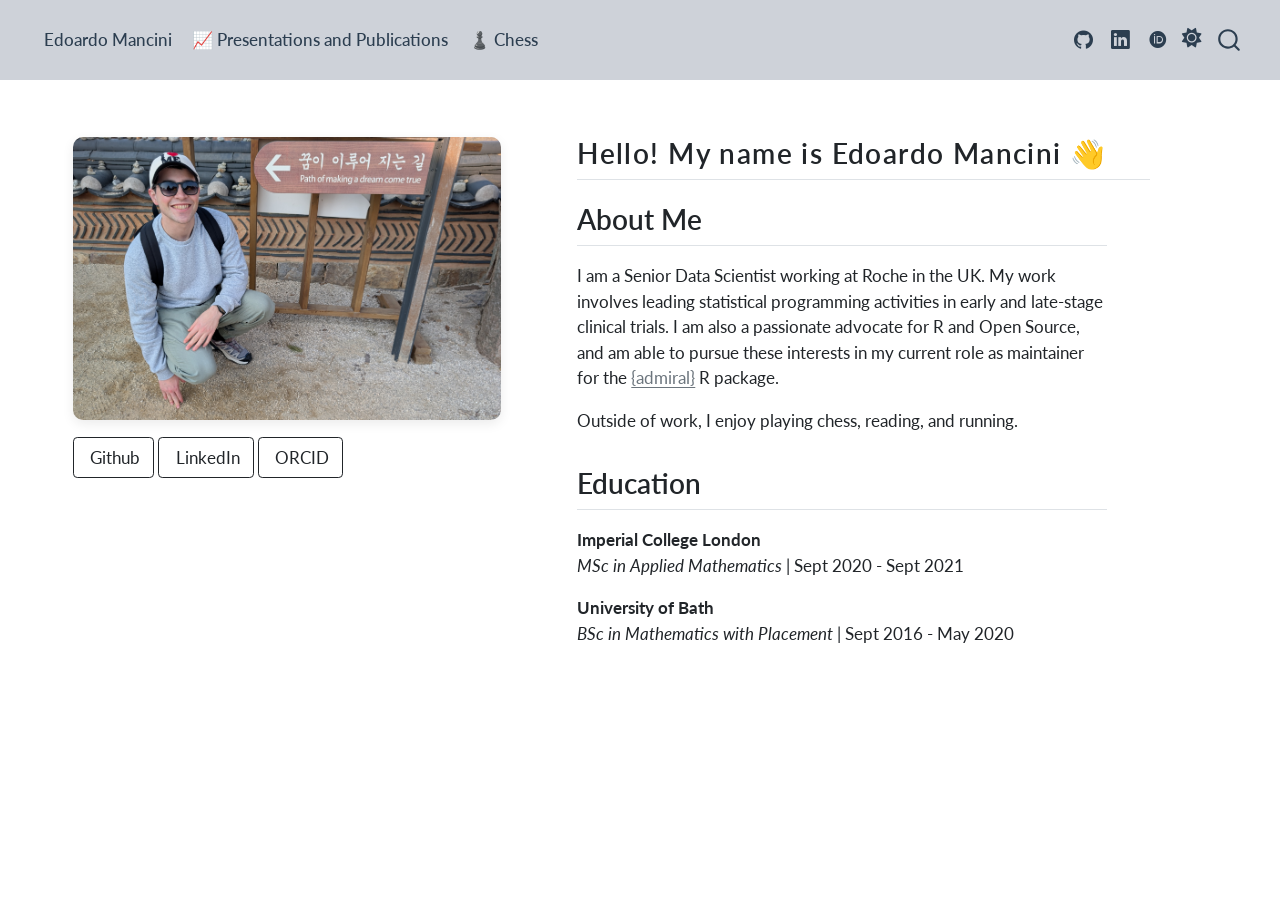
<file: docs/index.html>
<!DOCTYPE html>
<html xmlns="http://www.w3.org/1999/xhtml" lang="en" xml:lang="en"><head>

<meta charset="utf-8">
<meta name="generator" content="quarto-1.8.24">

<meta name="viewport" content="width=device-width, initial-scale=1.0, user-scalable=yes">


<title>Edoardo Mancini</title>
<style>
code{white-space: pre-wrap;}
span.smallcaps{font-variant: small-caps;}
div.columns{display: flex; gap: min(4vw, 1.5em);}
div.column{flex: auto; overflow-x: auto;}
div.hanging-indent{margin-left: 1.5em; text-indent: -1.5em;}
ul.task-list{list-style: none;}
ul.task-list li input[type="checkbox"] {
  width: 0.8em;
  margin: 0 0.8em 0.2em -1em; /* quarto-specific, see https://github.com/quarto-dev/quarto-cli/issues/4556 */ 
  vertical-align: middle;
}
</style>


<script src="site_libs/quarto-nav/quarto-nav.js"></script>
<script src="site_libs/quarto-nav/headroom.min.js"></script>
<script src="site_libs/clipboard/clipboard.min.js"></script>
<script src="site_libs/quarto-search/autocomplete.umd.js"></script>
<script src="site_libs/quarto-search/fuse.min.js"></script>
<script src="site_libs/quarto-search/quarto-search.js"></script>
<meta name="quarto:offset" content="./">
<link href="./images/favicon.png" rel="icon" type="image/png">
<script src="site_libs/quarto-html/quarto.js" type="module"></script>
<script src="site_libs/quarto-html/tabsets/tabsets.js" type="module"></script>
<script src="site_libs/quarto-html/axe/axe-check.js" type="module"></script>
<script src="site_libs/quarto-html/popper.min.js"></script>
<script src="site_libs/quarto-html/tippy.umd.min.js"></script>
<script src="site_libs/quarto-html/anchor.min.js"></script>
<link href="site_libs/quarto-html/tippy.css" rel="stylesheet">
<link href="site_libs/quarto-html/quarto-syntax-highlighting-dc55a5b9e770e841cd82e46aadbfb9b0.css" rel="stylesheet" class="quarto-color-scheme" id="quarto-text-highlighting-styles">
<link href="site_libs/quarto-html/quarto-syntax-highlighting-dark-b651517ce65839d647a86e2780455cfb.css" rel="stylesheet" class="quarto-color-scheme quarto-color-alternate" id="quarto-text-highlighting-styles">
<link href="site_libs/quarto-html/quarto-syntax-highlighting-dc55a5b9e770e841cd82e46aadbfb9b0.css" rel="stylesheet" class="quarto-color-scheme-extra" id="quarto-text-highlighting-styles">
<script src="site_libs/bootstrap/bootstrap.min.js"></script>
<link href="site_libs/bootstrap/bootstrap-icons.css" rel="stylesheet">
<link href="site_libs/bootstrap/bootstrap-ffa9a6279353761231ec249df0a7fdd3.min.css" rel="stylesheet" append-hash="true" class="quarto-color-scheme" id="quarto-bootstrap" data-mode="light">
<link href="site_libs/bootstrap/bootstrap-dark-24772959a0e306aba8d7698078628ce7.min.css" rel="stylesheet" append-hash="true" class="quarto-color-scheme quarto-color-alternate" id="quarto-bootstrap" data-mode="dark">
<link href="site_libs/bootstrap/bootstrap-ffa9a6279353761231ec249df0a7fdd3.min.css" rel="stylesheet" append-hash="true" class="quarto-color-scheme-extra" id="quarto-bootstrap" data-mode="light">
<script src="site_libs/quarto-contrib/iconify-3.0.0/iconify-icon.min.js"></script>
<script src="site_libs/quarto-contrib/glightbox/glightbox.min.js"></script>
<link href="site_libs/quarto-contrib/glightbox/glightbox.min.css" rel="stylesheet">
<link href="site_libs/quarto-contrib/glightbox/lightbox.css" rel="stylesheet">
<script id="quarto-search-options" type="application/json">{
  "location": "navbar",
  "copy-button": false,
  "collapse-after": 3,
  "panel-placement": "end",
  "type": "overlay",
  "limit": 50,
  "keyboard-shortcut": [
    "f",
    "/",
    "s"
  ],
  "show-item-context": false,
  "language": {
    "search-no-results-text": "No results",
    "search-matching-documents-text": "matching documents",
    "search-copy-link-title": "Copy link to search",
    "search-hide-matches-text": "Hide additional matches",
    "search-more-match-text": "more match in this document",
    "search-more-matches-text": "more matches in this document",
    "search-clear-button-title": "Clear",
    "search-text-placeholder": "",
    "search-detached-cancel-button-title": "Cancel",
    "search-submit-button-title": "Submit",
    "search-label": "Search"
  }
}</script>
<link rel="stylesheet" href="https://cdnjs.cloudflare.com/ajax/libs/font-awesome/6.4.2/css/all.min.css">


<link rel="stylesheet" href="css/style.css">
<meta property="og:title" content="Edoardo Mancini">
<meta property="og:image" content="https://manciniedoardo.github.io/images/edoardomancini.jpg">
<meta property="og:site_name" content="Edoardo Mancini">
<meta name="twitter:title" content="Edoardo Mancini">
<meta name="twitter:image" content="https://manciniedoardo.github.io/images/edoardomancini.jpg">
<meta name="twitter:card" content="summary_large_image">
</head>

<body class="nav-fixed quarto-light"><script id="quarto-html-before-body" type="application/javascript">
    const toggleBodyColorMode = (bsSheetEl) => {
      const mode = bsSheetEl.getAttribute("data-mode");
      const bodyEl = window.document.querySelector("body");
      if (mode === "dark") {
        bodyEl.classList.add("quarto-dark");
        bodyEl.classList.remove("quarto-light");
      } else {
        bodyEl.classList.add("quarto-light");
        bodyEl.classList.remove("quarto-dark");
      }
    }
    const toggleBodyColorPrimary = () => {
      const bsSheetEl = window.document.querySelector("link#quarto-bootstrap:not([rel=disabled-stylesheet])");
      if (bsSheetEl) {
        toggleBodyColorMode(bsSheetEl);
      }
    }
    const setColorSchemeToggle = (alternate) => {
      const toggles = window.document.querySelectorAll('.quarto-color-scheme-toggle');
      for (let i=0; i < toggles.length; i++) {
        const toggle = toggles[i];
        if (toggle) {
          if (alternate) {
            toggle.classList.add("alternate");
          } else {
            toggle.classList.remove("alternate");
          }
        }
      }
    };
    const toggleColorMode = (alternate) => {
      // Switch the stylesheets
      const primaryStylesheets = window.document.querySelectorAll('link.quarto-color-scheme:not(.quarto-color-alternate)');
      const alternateStylesheets = window.document.querySelectorAll('link.quarto-color-scheme.quarto-color-alternate');
      manageTransitions('#quarto-margin-sidebar .nav-link', false);
      if (alternate) {
        // note: dark is layered on light, we don't disable primary!
        enableStylesheet(alternateStylesheets);
        for (const sheetNode of alternateStylesheets) {
          if (sheetNode.id === "quarto-bootstrap") {
            toggleBodyColorMode(sheetNode);
          }
        }
      } else {
        disableStylesheet(alternateStylesheets);
        enableStylesheet(primaryStylesheets)
        toggleBodyColorPrimary();
      }
      manageTransitions('#quarto-margin-sidebar .nav-link', true);
      // Switch the toggles
      setColorSchemeToggle(alternate)
      // Hack to workaround the fact that safari doesn't
      // properly recolor the scrollbar when toggling (#1455)
      if (navigator.userAgent.indexOf('Safari') > 0 && navigator.userAgent.indexOf('Chrome') == -1) {
        manageTransitions("body", false);
        window.scrollTo(0, 1);
        setTimeout(() => {
          window.scrollTo(0, 0);
          manageTransitions("body", true);
        }, 40);
      }
    }
    const disableStylesheet = (stylesheets) => {
      for (let i=0; i < stylesheets.length; i++) {
        const stylesheet = stylesheets[i];
        stylesheet.rel = 'disabled-stylesheet';
      }
    }
    const enableStylesheet = (stylesheets) => {
      for (let i=0; i < stylesheets.length; i++) {
        const stylesheet = stylesheets[i];
        if(stylesheet.rel !== 'stylesheet') { // for Chrome, which will still FOUC without this check
          stylesheet.rel = 'stylesheet';
        }
      }
    }
    const manageTransitions = (selector, allowTransitions) => {
      const els = window.document.querySelectorAll(selector);
      for (let i=0; i < els.length; i++) {
        const el = els[i];
        if (allowTransitions) {
          el.classList.remove('notransition');
        } else {
          el.classList.add('notransition');
        }
      }
    }
    const isFileUrl = () => {
      return window.location.protocol === 'file:';
    }
    const hasAlternateSentinel = () => {
      let styleSentinel = getColorSchemeSentinel();
      if (styleSentinel !== null) {
        return styleSentinel === "alternate";
      } else {
        return false;
      }
    }
    const setStyleSentinel = (alternate) => {
      const value = alternate ? "alternate" : "default";
      if (!isFileUrl()) {
        window.localStorage.setItem("quarto-color-scheme", value);
      } else {
        localAlternateSentinel = value;
      }
    }
    const getColorSchemeSentinel = () => {
      if (!isFileUrl()) {
        const storageValue = window.localStorage.getItem("quarto-color-scheme");
        return storageValue != null ? storageValue : localAlternateSentinel;
      } else {
        return localAlternateSentinel;
      }
    }
    const toggleGiscusIfUsed = (isAlternate, darkModeDefault) => {
      const baseTheme = document.querySelector('#giscus-base-theme')?.value ?? 'light';
      const alternateTheme = document.querySelector('#giscus-alt-theme')?.value ?? 'dark';
      let newTheme = '';
      if(authorPrefersDark) {
        newTheme = isAlternate ? baseTheme : alternateTheme;
      } else {
        newTheme = isAlternate ? alternateTheme : baseTheme;
      }
      const changeGiscusTheme = () => {
        // From: https://github.com/giscus/giscus/issues/336
        const sendMessage = (message) => {
          const iframe = document.querySelector('iframe.giscus-frame');
          if (!iframe) return;
          iframe.contentWindow.postMessage({ giscus: message }, 'https://giscus.app');
        }
        sendMessage({
          setConfig: {
            theme: newTheme
          }
        });
      }
      const isGiscussLoaded = window.document.querySelector('iframe.giscus-frame') !== null;
      if (isGiscussLoaded) {
        changeGiscusTheme();
      }
    };
    const authorPrefersDark = false;
    const darkModeDefault = authorPrefersDark;
      document.querySelector('link#quarto-text-highlighting-styles.quarto-color-scheme-extra').rel = 'disabled-stylesheet';
      document.querySelector('link#quarto-bootstrap.quarto-color-scheme-extra').rel = 'disabled-stylesheet';
    let localAlternateSentinel = darkModeDefault ? 'alternate' : 'default';
    // Dark / light mode switch
    window.quartoToggleColorScheme = () => {
      // Read the current dark / light value
      let toAlternate = !hasAlternateSentinel();
      toggleColorMode(toAlternate);
      setStyleSentinel(toAlternate);
      toggleGiscusIfUsed(toAlternate, darkModeDefault);
      window.dispatchEvent(new Event('resize'));
    };
    // Switch to dark mode if need be
    if (hasAlternateSentinel()) {
      toggleColorMode(true);
    } else {
      toggleColorMode(false);
    }
  </script>

<div id="quarto-search-results"></div>
  <header id="quarto-header" class="headroom fixed-top">
    <nav class="navbar navbar-expand-lg " data-bs-theme="dark">
      <div class="navbar-container container-fluid">
      <div class="navbar-brand-container mx-auto">
    <a href="./index.html" class="navbar-brand navbar-brand-logo">
    </a>
  </div>
            <div id="quarto-search" class="" title="Search"></div>
          <button class="navbar-toggler" type="button" data-bs-toggle="collapse" data-bs-target="#navbarCollapse" aria-controls="navbarCollapse" role="menu" aria-expanded="false" aria-label="Toggle navigation" onclick="if (window.quartoToggleHeadroom) { window.quartoToggleHeadroom(); }">
  <span class="navbar-toggler-icon"></span>
</button>
          <div class="collapse navbar-collapse" id="navbarCollapse">
            <ul class="navbar-nav navbar-nav-scroll me-auto">
  <li class="nav-item">
    <a class="nav-link active" href="./index.html" aria-current="page"> 
<span class="menu-text">Edoardo Mancini</span></a>
  </li>  
  <li class="nav-item">
    <a class="nav-link" href="./vignettes/presentations_publications.html"> 
<span class="menu-text">📈️ Presentations and Publications</span></a>
  </li>  
  <li class="nav-item">
    <a class="nav-link" href="./vignettes/chess.html"> 
<span class="menu-text">♟️ Chess</span></a>
  </li>  
</ul>
            <ul class="navbar-nav navbar-nav-scroll ms-auto">
  <li class="nav-item compact">
    <a class="nav-link" href="https://github.com/manciniedoardo"> <i class="bi bi-github" role="img">
</i> 
<span class="menu-text"></span></a>
  </li>  
  <li class="nav-item compact">
    <a class="nav-link" href="https://www.linkedin.com/in/manciniedoardo/"> <i class="bi bi-linkedin" role="img">
</i> 
<span class="menu-text"></span></a>
  </li>  
  <li class="nav-item">
    <a class="nav-link" href="https://orcid.org/0009-0006-4899-8641"> 
<span class="menu-text"><i class="fa-brands fa-orcid"></i></span></a>
  </li>  
</ul>
          </div> <!-- /navcollapse -->
            <div class="quarto-navbar-tools">
  <a href="" class="quarto-color-scheme-toggle quarto-navigation-tool  px-1" onclick="window.quartoToggleColorScheme(); return false;" title="Toggle dark mode"><i class="bi"></i></a>
</div>
      </div> <!-- /container-fluid -->
    </nav>
</header>
<!-- content -->
<div id="quarto-content" class="quarto-container page-columns page-rows-contents page-layout-full page-navbar">
<!-- sidebar -->
<!-- margin-sidebar -->
    
<!-- main -->
<main class="content column-page" id="quarto-document-content">


<header id="title-block-header" class="quarto-title-block default">
<div class="quarto-title">
<h1 class="title">Edoardo Mancini</h1>
</div>



<div class="quarto-title-meta column-page">

    
  
    
  </div>
  


</header>


<style>
/* Hides the default page title */
#title-block-header {
  display: none;
}

/* Custom gap adjustment */
.extra-wide-gap {
  column-gap: 4.5rem !important;
}
</style>
<div class="grid extra-wide-gap mt-4">
<div class="g-col-12 g-col-md-5">
<!-- Photo Column -->
<p><a href="images/edoardomancini.jpg" class="lightbox" data-gallery="quarto-lightbox-gallery-1"><img src="images/edoardomancini.jpg" class="img-fluid" style="border-radius: 10px; box-shadow: 0 4px 12px rgba(0,0,0,0.08);;width:100.0%"></a></p>
<div style="margin-top: 1rem;">
<p><a href="https://github.com/manciniedoardo" class="btn btn-custom" target="_blank"><iconify-icon role="img" inline="" icon="fa6-brands:github" aria-label="Icon github from fa6-brands Iconify.design set." title="Icon github from fa6-brands Iconify.design set."></iconify-icon> Github</a> <a href="https://www.linkedin.com/in/manciniedoardo/" class="btn btn-custom" target="_blank"><iconify-icon role="img" inline="" icon="fa6-brands:linkedin" aria-label="Icon linkedin from fa6-brands Iconify.design set." title="Icon linkedin from fa6-brands Iconify.design set."></iconify-icon> LinkedIn</a> <a href="https://orcid.org/0009-0006-4899-8641/" class="btn btn-custom" target="_blank"><iconify-icon role="img" inline="" icon="fa6-brands:orcid" aria-label="Icon orcid from fa6-brands Iconify.design set." title="Icon orcid from fa6-brands Iconify.design set."></iconify-icon> ORCID</a></p>
</div>
</div>
<div class="g-col-12 g-col-md-6">
<!-- Bio Column -->
<!-- Typing effect animation -->
<div class="typewriter-container">
<h2 class="typewriter-text anchored">
Hello! My name is Edoardo Mancini 👋
</h2>
</div>
<!-- CSS for animation-->
<style>
.typewriter-container {
  display: inline-block;
}
.typewriter-text {
  overflow: hidden;      /* Ensures the content is hidden until typed out */
  white-space: nowrap;   /* Keeps the content on a single line */
  margin: 0 auto 1rem auto; 
  letter-spacing: .05em; 
  width: 0;              /* Starts at 0 width */
  animation: typing 3.5s steps(30, end) forwards; /* 'forwards' keeps it open when done */
}

/* The typing effect */
@keyframes typing {
  from { width: 0; }
  to { width: 100%; }
}
</style>
<section id="about-me" class="level2 mt-0">
<h2 class="mt-0 anchored" data-anchor-id="about-me">About Me</h2>
<p>I am a Senior Data Scientist working at Roche in the UK. My work involves leading statistical programming activities in early and late-stage clinical trials. I am also a passionate advocate for R and Open Source, and am able to pursue these interests in my current role as maintainer for the <a href="https://pharmaverse.github.io/admiral/cran-release/">{admiral}</a> R package.</p>
<p>Outside of work, I enjoy playing chess, reading, and running.</p>
</section>
<section id="education" class="level2">
<h2 class="anchored" data-anchor-id="education">Education</h2>
<p><strong>Imperial College London</strong><br>
<em>MSc in Applied Mathematics</em> | Sept 2020 - Sept 2021</p>
<p><strong>University of Bath</strong><br>
<em>BSc in Mathematics with Placement</em> | Sept 2016 - May 2020</p>
</section>
</div>
</div>



</main> <!-- /main -->
<script id="quarto-html-after-body" type="application/javascript">
  window.document.addEventListener("DOMContentLoaded", function (event) {
    // Ensure there is a toggle, if there isn't float one in the top right
    if (window.document.querySelector('.quarto-color-scheme-toggle') === null) {
      const a = window.document.createElement('a');
      a.classList.add('top-right');
      a.classList.add('quarto-color-scheme-toggle');
      a.href = "";
      a.onclick = function() { try { window.quartoToggleColorScheme(); } catch {} return false; };
      const i = window.document.createElement("i");
      i.classList.add('bi');
      a.appendChild(i);
      window.document.body.appendChild(a);
    }
    setColorSchemeToggle(hasAlternateSentinel())
    const icon = "";
    const anchorJS = new window.AnchorJS();
    anchorJS.options = {
      placement: 'right',
      icon: icon
    };
    anchorJS.add('.anchored');
    const isCodeAnnotation = (el) => {
      for (const clz of el.classList) {
        if (clz.startsWith('code-annotation-')) {                     
          return true;
        }
      }
      return false;
    }
    const onCopySuccess = function(e) {
      // button target
      const button = e.trigger;
      // don't keep focus
      button.blur();
      // flash "checked"
      button.classList.add('code-copy-button-checked');
      var currentTitle = button.getAttribute("title");
      button.setAttribute("title", "Copied!");
      let tooltip;
      if (window.bootstrap) {
        button.setAttribute("data-bs-toggle", "tooltip");
        button.setAttribute("data-bs-placement", "left");
        button.setAttribute("data-bs-title", "Copied!");
        tooltip = new bootstrap.Tooltip(button, 
          { trigger: "manual", 
            customClass: "code-copy-button-tooltip",
            offset: [0, -8]});
        tooltip.show();    
      }
      setTimeout(function() {
        if (tooltip) {
          tooltip.hide();
          button.removeAttribute("data-bs-title");
          button.removeAttribute("data-bs-toggle");
          button.removeAttribute("data-bs-placement");
        }
        button.setAttribute("title", currentTitle);
        button.classList.remove('code-copy-button-checked');
      }, 1000);
      // clear code selection
      e.clearSelection();
    }
    const getTextToCopy = function(trigger) {
      const outerScaffold = trigger.parentElement.cloneNode(true);
      const codeEl = outerScaffold.querySelector('code');
      for (const childEl of codeEl.children) {
        if (isCodeAnnotation(childEl)) {
          childEl.remove();
        }
      }
      return codeEl.innerText;
    }
    const clipboard = new window.ClipboardJS('.code-copy-button:not([data-in-quarto-modal])', {
      text: getTextToCopy
    });
    clipboard.on('success', onCopySuccess);
    if (window.document.getElementById('quarto-embedded-source-code-modal')) {
      const clipboardModal = new window.ClipboardJS('.code-copy-button[data-in-quarto-modal]', {
        text: getTextToCopy,
        container: window.document.getElementById('quarto-embedded-source-code-modal')
      });
      clipboardModal.on('success', onCopySuccess);
    }
      var localhostRegex = new RegExp(/^(?:http|https):\/\/localhost\:?[0-9]*\//);
      var mailtoRegex = new RegExp(/^mailto:/);
        var filterRegex = new RegExp("https:\/\/manciniedoardo\.github\.io");
      var isInternal = (href) => {
          return filterRegex.test(href) || localhostRegex.test(href) || mailtoRegex.test(href);
      }
      // Inspect non-navigation links and adorn them if external
     var links = window.document.querySelectorAll('a[href]:not(.nav-link):not(.navbar-brand):not(.toc-action):not(.sidebar-link):not(.sidebar-item-toggle):not(.pagination-link):not(.no-external):not([aria-hidden]):not(.dropdown-item):not(.quarto-navigation-tool):not(.about-link)');
      for (var i=0; i<links.length; i++) {
        const link = links[i];
        if (!isInternal(link.href)) {
          // undo the damage that might have been done by quarto-nav.js in the case of
          // links that we want to consider external
          if (link.dataset.originalHref !== undefined) {
            link.href = link.dataset.originalHref;
          }
        }
      }
    function tippyHover(el, contentFn, onTriggerFn, onUntriggerFn) {
      const config = {
        allowHTML: true,
        maxWidth: 500,
        delay: 100,
        arrow: false,
        appendTo: function(el) {
            return el.parentElement;
        },
        interactive: true,
        interactiveBorder: 10,
        theme: 'quarto',
        placement: 'bottom-start',
      };
      if (contentFn) {
        config.content = contentFn;
      }
      if (onTriggerFn) {
        config.onTrigger = onTriggerFn;
      }
      if (onUntriggerFn) {
        config.onUntrigger = onUntriggerFn;
      }
      window.tippy(el, config); 
    }
    const noterefs = window.document.querySelectorAll('a[role="doc-noteref"]');
    for (var i=0; i<noterefs.length; i++) {
      const ref = noterefs[i];
      tippyHover(ref, function() {
        // use id or data attribute instead here
        let href = ref.getAttribute('data-footnote-href') || ref.getAttribute('href');
        try { href = new URL(href).hash; } catch {}
        const id = href.replace(/^#\/?/, "");
        const note = window.document.getElementById(id);
        if (note) {
          return note.innerHTML;
        } else {
          return "";
        }
      });
    }
    const xrefs = window.document.querySelectorAll('a.quarto-xref');
    const processXRef = (id, note) => {
      // Strip column container classes
      const stripColumnClz = (el) => {
        el.classList.remove("page-full", "page-columns");
        if (el.children) {
          for (const child of el.children) {
            stripColumnClz(child);
          }
        }
      }
      stripColumnClz(note)
      if (id === null || id.startsWith('sec-')) {
        // Special case sections, only their first couple elements
        const container = document.createElement("div");
        if (note.children && note.children.length > 2) {
          container.appendChild(note.children[0].cloneNode(true));
          for (let i = 1; i < note.children.length; i++) {
            const child = note.children[i];
            if (child.tagName === "P" && child.innerText === "") {
              continue;
            } else {
              container.appendChild(child.cloneNode(true));
              break;
            }
          }
          if (window.Quarto?.typesetMath) {
            window.Quarto.typesetMath(container);
          }
          return container.innerHTML
        } else {
          if (window.Quarto?.typesetMath) {
            window.Quarto.typesetMath(note);
          }
          return note.innerHTML;
        }
      } else {
        // Remove any anchor links if they are present
        const anchorLink = note.querySelector('a.anchorjs-link');
        if (anchorLink) {
          anchorLink.remove();
        }
        if (window.Quarto?.typesetMath) {
          window.Quarto.typesetMath(note);
        }
        if (note.classList.contains("callout")) {
          return note.outerHTML;
        } else {
          return note.innerHTML;
        }
      }
    }
    for (var i=0; i<xrefs.length; i++) {
      const xref = xrefs[i];
      tippyHover(xref, undefined, function(instance) {
        instance.disable();
        let url = xref.getAttribute('href');
        let hash = undefined; 
        if (url.startsWith('#')) {
          hash = url;
        } else {
          try { hash = new URL(url).hash; } catch {}
        }
        if (hash) {
          const id = hash.replace(/^#\/?/, "");
          const note = window.document.getElementById(id);
          if (note !== null) {
            try {
              const html = processXRef(id, note.cloneNode(true));
              instance.setContent(html);
            } finally {
              instance.enable();
              instance.show();
            }
          } else {
            // See if we can fetch this
            fetch(url.split('#')[0])
            .then(res => res.text())
            .then(html => {
              const parser = new DOMParser();
              const htmlDoc = parser.parseFromString(html, "text/html");
              const note = htmlDoc.getElementById(id);
              if (note !== null) {
                const html = processXRef(id, note);
                instance.setContent(html);
              } 
            }).finally(() => {
              instance.enable();
              instance.show();
            });
          }
        } else {
          // See if we can fetch a full url (with no hash to target)
          // This is a special case and we should probably do some content thinning / targeting
          fetch(url)
          .then(res => res.text())
          .then(html => {
            const parser = new DOMParser();
            const htmlDoc = parser.parseFromString(html, "text/html");
            const note = htmlDoc.querySelector('main.content');
            if (note !== null) {
              // This should only happen for chapter cross references
              // (since there is no id in the URL)
              // remove the first header
              if (note.children.length > 0 && note.children[0].tagName === "HEADER") {
                note.children[0].remove();
              }
              const html = processXRef(null, note);
              instance.setContent(html);
            } 
          }).finally(() => {
            instance.enable();
            instance.show();
          });
        }
      }, function(instance) {
      });
    }
        let selectedAnnoteEl;
        const selectorForAnnotation = ( cell, annotation) => {
          let cellAttr = 'data-code-cell="' + cell + '"';
          let lineAttr = 'data-code-annotation="' +  annotation + '"';
          const selector = 'span[' + cellAttr + '][' + lineAttr + ']';
          return selector;
        }
        const selectCodeLines = (annoteEl) => {
          const doc = window.document;
          const targetCell = annoteEl.getAttribute("data-target-cell");
          const targetAnnotation = annoteEl.getAttribute("data-target-annotation");
          const annoteSpan = window.document.querySelector(selectorForAnnotation(targetCell, targetAnnotation));
          const lines = annoteSpan.getAttribute("data-code-lines").split(",");
          const lineIds = lines.map((line) => {
            return targetCell + "-" + line;
          })
          let top = null;
          let height = null;
          let parent = null;
          if (lineIds.length > 0) {
              //compute the position of the single el (top and bottom and make a div)
              const el = window.document.getElementById(lineIds[0]);
              top = el.offsetTop;
              height = el.offsetHeight;
              parent = el.parentElement.parentElement;
            if (lineIds.length > 1) {
              const lastEl = window.document.getElementById(lineIds[lineIds.length - 1]);
              const bottom = lastEl.offsetTop + lastEl.offsetHeight;
              height = bottom - top;
            }
            if (top !== null && height !== null && parent !== null) {
              // cook up a div (if necessary) and position it 
              let div = window.document.getElementById("code-annotation-line-highlight");
              if (div === null) {
                div = window.document.createElement("div");
                div.setAttribute("id", "code-annotation-line-highlight");
                div.style.position = 'absolute';
                parent.appendChild(div);
              }
              div.style.top = top - 2 + "px";
              div.style.height = height + 4 + "px";
              div.style.left = 0;
              let gutterDiv = window.document.getElementById("code-annotation-line-highlight-gutter");
              if (gutterDiv === null) {
                gutterDiv = window.document.createElement("div");
                gutterDiv.setAttribute("id", "code-annotation-line-highlight-gutter");
                gutterDiv.style.position = 'absolute';
                const codeCell = window.document.getElementById(targetCell);
                const gutter = codeCell.querySelector('.code-annotation-gutter');
                gutter.appendChild(gutterDiv);
              }
              gutterDiv.style.top = top - 2 + "px";
              gutterDiv.style.height = height + 4 + "px";
            }
            selectedAnnoteEl = annoteEl;
          }
        };
        const unselectCodeLines = () => {
          const elementsIds = ["code-annotation-line-highlight", "code-annotation-line-highlight-gutter"];
          elementsIds.forEach((elId) => {
            const div = window.document.getElementById(elId);
            if (div) {
              div.remove();
            }
          });
          selectedAnnoteEl = undefined;
        };
          // Handle positioning of the toggle
      window.addEventListener(
        "resize",
        throttle(() => {
          elRect = undefined;
          if (selectedAnnoteEl) {
            selectCodeLines(selectedAnnoteEl);
          }
        }, 10)
      );
      function throttle(fn, ms) {
      let throttle = false;
      let timer;
        return (...args) => {
          if(!throttle) { // first call gets through
              fn.apply(this, args);
              throttle = true;
          } else { // all the others get throttled
              if(timer) clearTimeout(timer); // cancel #2
              timer = setTimeout(() => {
                fn.apply(this, args);
                timer = throttle = false;
              }, ms);
          }
        };
      }
        // Attach click handler to the DT
        const annoteDls = window.document.querySelectorAll('dt[data-target-cell]');
        for (const annoteDlNode of annoteDls) {
          annoteDlNode.addEventListener('click', (event) => {
            const clickedEl = event.target;
            if (clickedEl !== selectedAnnoteEl) {
              unselectCodeLines();
              const activeEl = window.document.querySelector('dt[data-target-cell].code-annotation-active');
              if (activeEl) {
                activeEl.classList.remove('code-annotation-active');
              }
              selectCodeLines(clickedEl);
              clickedEl.classList.add('code-annotation-active');
            } else {
              // Unselect the line
              unselectCodeLines();
              clickedEl.classList.remove('code-annotation-active');
            }
          });
        }
    const findCites = (el) => {
      const parentEl = el.parentElement;
      if (parentEl) {
        const cites = parentEl.dataset.cites;
        if (cites) {
          return {
            el,
            cites: cites.split(' ')
          };
        } else {
          return findCites(el.parentElement)
        }
      } else {
        return undefined;
      }
    };
    var bibliorefs = window.document.querySelectorAll('a[role="doc-biblioref"]');
    for (var i=0; i<bibliorefs.length; i++) {
      const ref = bibliorefs[i];
      const citeInfo = findCites(ref);
      if (citeInfo) {
        tippyHover(citeInfo.el, function() {
          var popup = window.document.createElement('div');
          citeInfo.cites.forEach(function(cite) {
            var citeDiv = window.document.createElement('div');
            citeDiv.classList.add('hanging-indent');
            citeDiv.classList.add('csl-entry');
            var biblioDiv = window.document.getElementById('ref-' + cite);
            if (biblioDiv) {
              citeDiv.innerHTML = biblioDiv.innerHTML;
            }
            popup.appendChild(citeDiv);
          });
          return popup.innerHTML;
        });
      }
    }
  });
  </script>
</div> <!-- /content -->
<script>var lightboxQuarto = GLightbox({"closeEffect":"zoom","descPosition":"bottom","loop":false,"openEffect":"zoom","selector":".lightbox"});
(function() {
  let previousOnload = window.onload;
  window.onload = () => {
    if (previousOnload) {
      previousOnload();
    }
    lightboxQuarto.on('slide_before_load', (data) => {
      const { slideIndex, slideNode, slideConfig, player, trigger } = data;
      const href = trigger.getAttribute('href');
      if (href !== null) {
        const imgEl = window.document.querySelector(`a[href="${href}"] img`);
        if (imgEl !== null) {
          const srcAttr = imgEl.getAttribute("src");
          if (srcAttr && srcAttr.startsWith("data:")) {
            slideConfig.href = srcAttr;
          }
        }
      } 
    });
  
    lightboxQuarto.on('slide_after_load', (data) => {
      const { slideIndex, slideNode, slideConfig, player, trigger } = data;
      if (window.Quarto?.typesetMath) {
        window.Quarto.typesetMath(slideNode);
      }
    });
  
  };
  
})();
          </script>




</body></html>
</file>
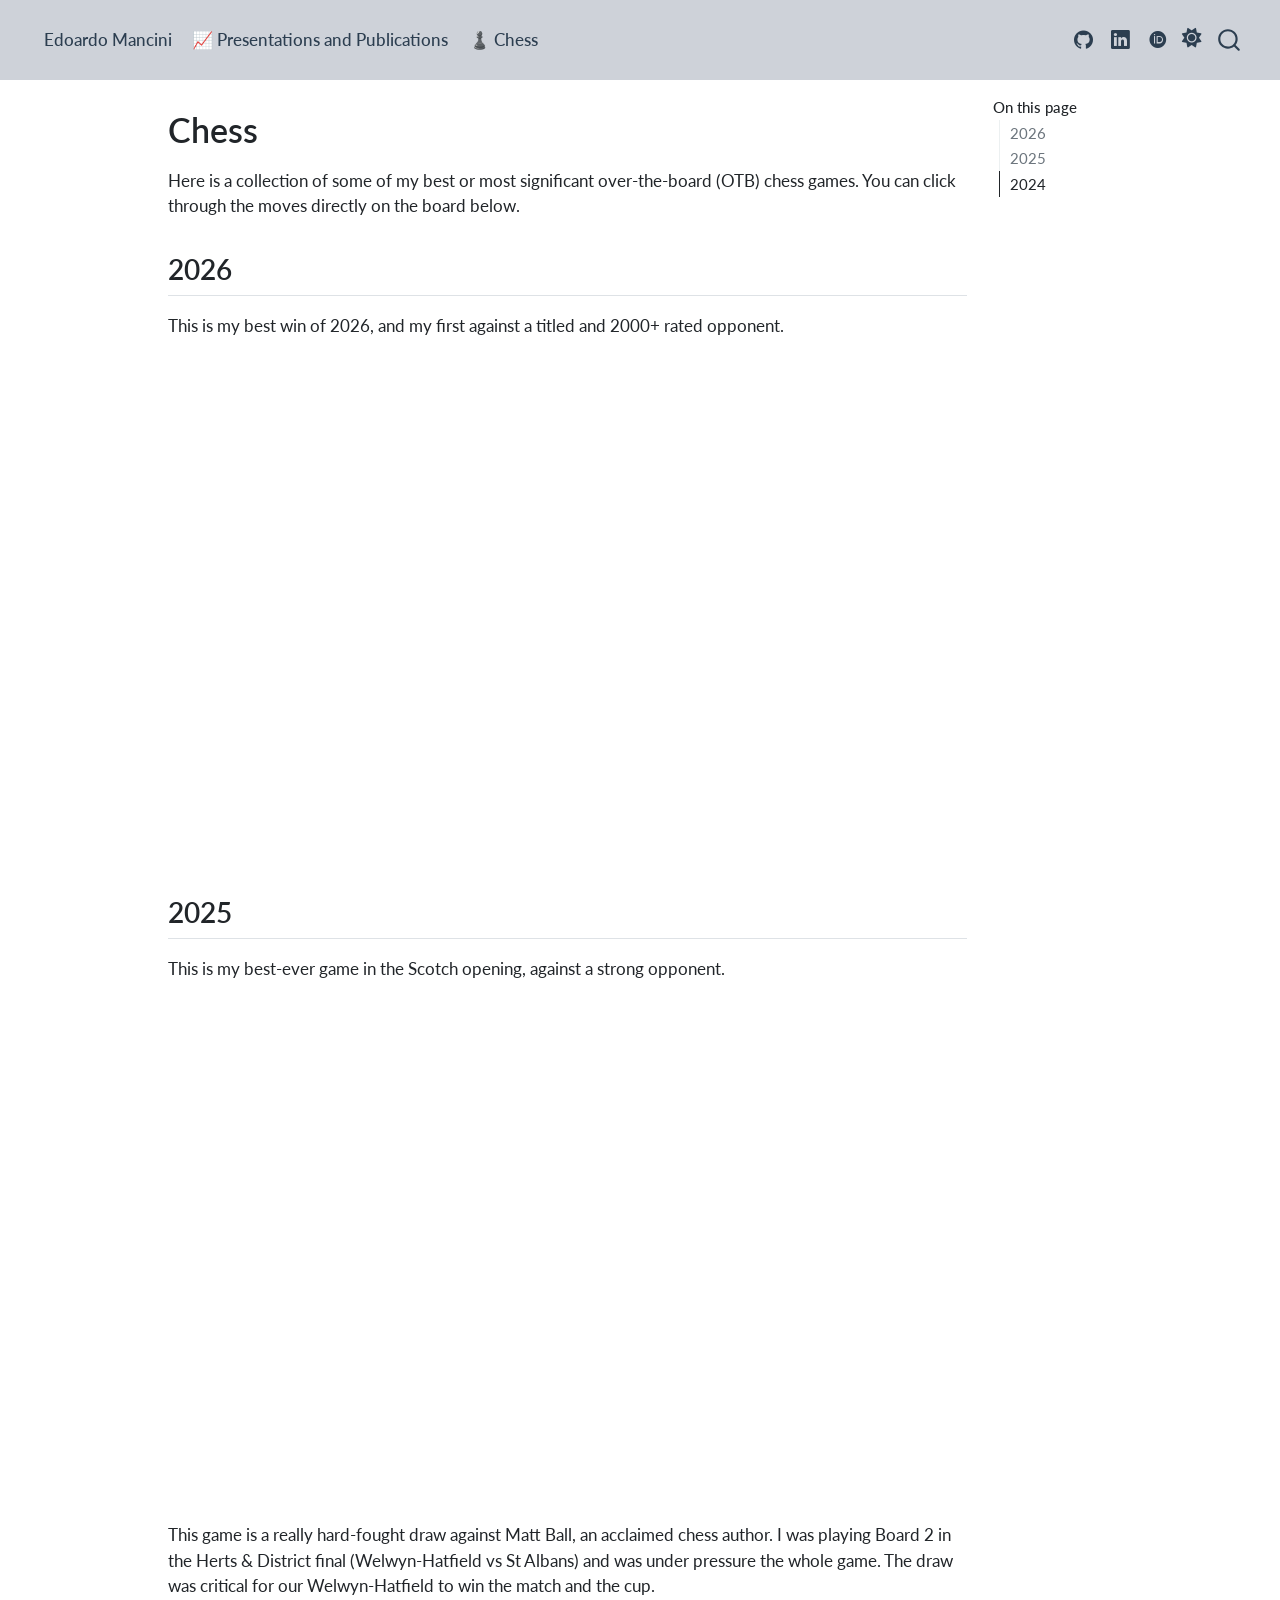
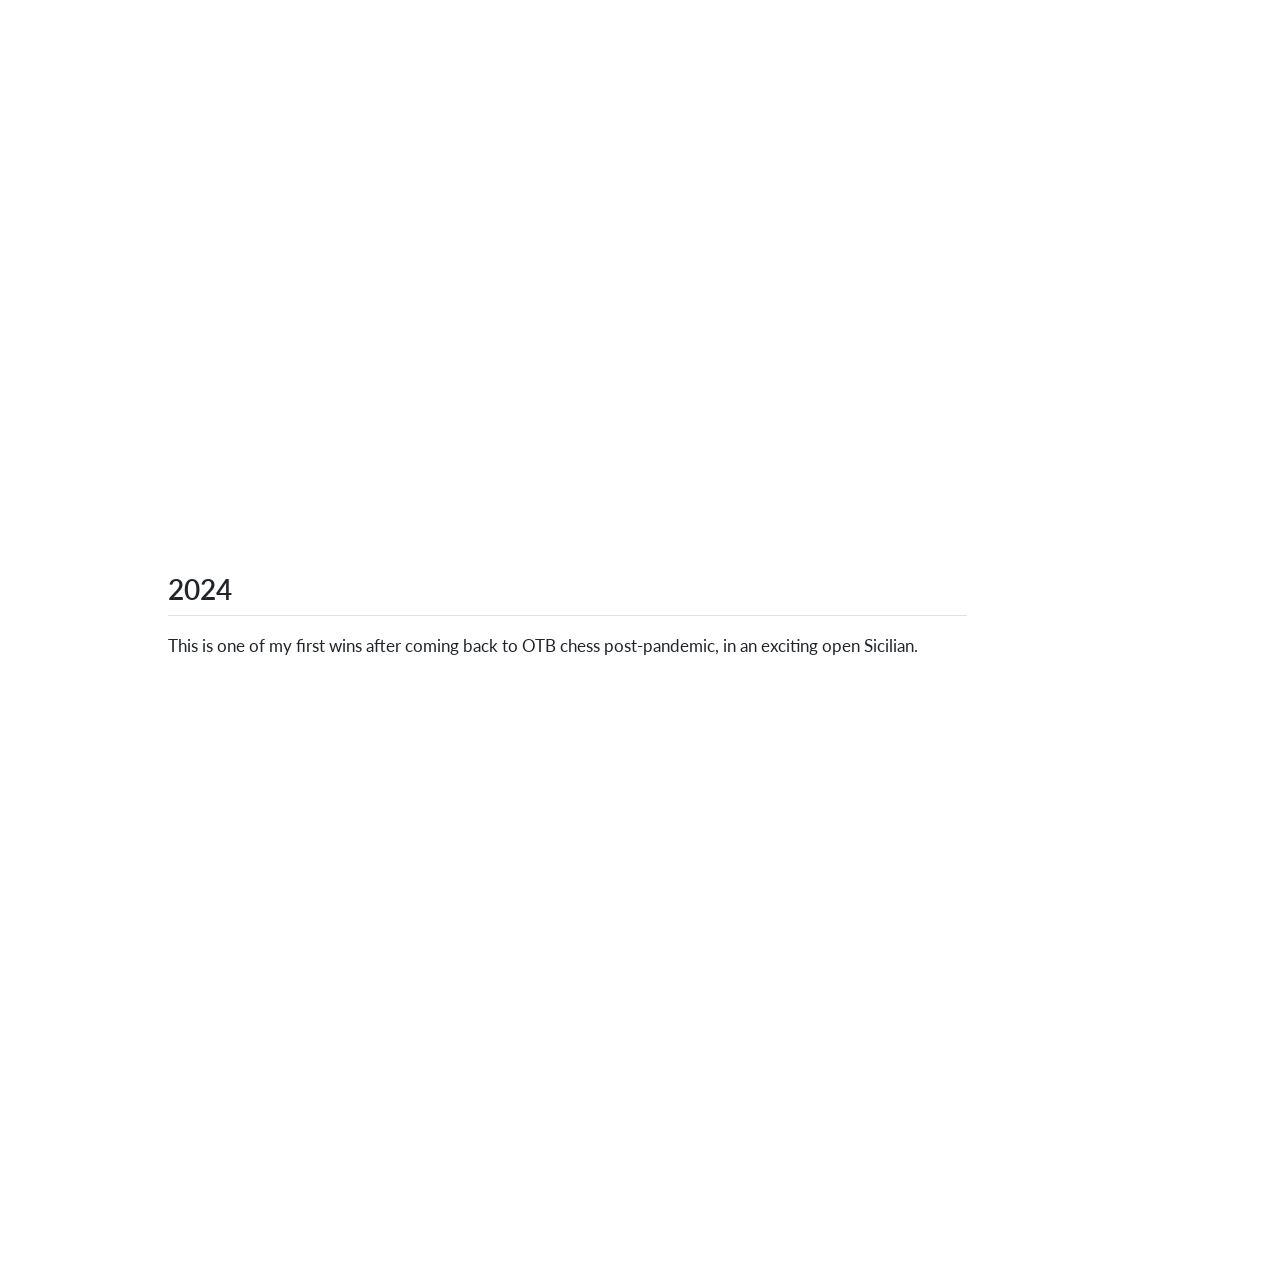
<file: docs/vignettes/chess.html>
<!DOCTYPE html>
<html xmlns="http://www.w3.org/1999/xhtml" lang="en" xml:lang="en"><head>

<meta charset="utf-8">
<meta name="generator" content="quarto-1.8.24">

<meta name="viewport" content="width=device-width, initial-scale=1.0, user-scalable=yes">


<title>Chess – Edoardo Mancini</title>
<style>
code{white-space: pre-wrap;}
span.smallcaps{font-variant: small-caps;}
div.columns{display: flex; gap: min(4vw, 1.5em);}
div.column{flex: auto; overflow-x: auto;}
div.hanging-indent{margin-left: 1.5em; text-indent: -1.5em;}
ul.task-list{list-style: none;}
ul.task-list li input[type="checkbox"] {
  width: 0.8em;
  margin: 0 0.8em 0.2em -1em; /* quarto-specific, see https://github.com/quarto-dev/quarto-cli/issues/4556 */ 
  vertical-align: middle;
}
</style>


<script src="../site_libs/quarto-nav/quarto-nav.js"></script>
<script src="../site_libs/quarto-nav/headroom.min.js"></script>
<script src="../site_libs/clipboard/clipboard.min.js"></script>
<script src="../site_libs/quarto-search/autocomplete.umd.js"></script>
<script src="../site_libs/quarto-search/fuse.min.js"></script>
<script src="../site_libs/quarto-search/quarto-search.js"></script>
<meta name="quarto:offset" content="../">
<link href="../images/favicon.png" rel="icon" type="image/png">
<script src="../site_libs/quarto-html/quarto.js" type="module"></script>
<script src="../site_libs/quarto-html/tabsets/tabsets.js" type="module"></script>
<script src="../site_libs/quarto-html/axe/axe-check.js" type="module"></script>
<script src="../site_libs/quarto-html/popper.min.js"></script>
<script src="../site_libs/quarto-html/tippy.umd.min.js"></script>
<script src="../site_libs/quarto-html/anchor.min.js"></script>
<link href="../site_libs/quarto-html/tippy.css" rel="stylesheet">
<link href="../site_libs/quarto-html/quarto-syntax-highlighting-dc55a5b9e770e841cd82e46aadbfb9b0.css" rel="stylesheet" class="quarto-color-scheme" id="quarto-text-highlighting-styles">
<link href="../site_libs/quarto-html/quarto-syntax-highlighting-dark-b651517ce65839d647a86e2780455cfb.css" rel="stylesheet" class="quarto-color-scheme quarto-color-alternate" id="quarto-text-highlighting-styles">
<link href="../site_libs/quarto-html/quarto-syntax-highlighting-dc55a5b9e770e841cd82e46aadbfb9b0.css" rel="stylesheet" class="quarto-color-scheme-extra" id="quarto-text-highlighting-styles">
<script src="../site_libs/bootstrap/bootstrap.min.js"></script>
<link href="../site_libs/bootstrap/bootstrap-icons.css" rel="stylesheet">
<link href="../site_libs/bootstrap/bootstrap-ffa9a6279353761231ec249df0a7fdd3.min.css" rel="stylesheet" append-hash="true" class="quarto-color-scheme" id="quarto-bootstrap" data-mode="light">
<link href="../site_libs/bootstrap/bootstrap-dark-24772959a0e306aba8d7698078628ce7.min.css" rel="stylesheet" append-hash="true" class="quarto-color-scheme quarto-color-alternate" id="quarto-bootstrap" data-mode="dark">
<link href="../site_libs/bootstrap/bootstrap-ffa9a6279353761231ec249df0a7fdd3.min.css" rel="stylesheet" append-hash="true" class="quarto-color-scheme-extra" id="quarto-bootstrap" data-mode="light">
<script id="quarto-search-options" type="application/json">{
  "location": "navbar",
  "copy-button": false,
  "collapse-after": 3,
  "panel-placement": "end",
  "type": "overlay",
  "limit": 50,
  "keyboard-shortcut": [
    "f",
    "/",
    "s"
  ],
  "show-item-context": false,
  "language": {
    "search-no-results-text": "No results",
    "search-matching-documents-text": "matching documents",
    "search-copy-link-title": "Copy link to search",
    "search-hide-matches-text": "Hide additional matches",
    "search-more-match-text": "more match in this document",
    "search-more-matches-text": "more matches in this document",
    "search-clear-button-title": "Clear",
    "search-text-placeholder": "",
    "search-detached-cancel-button-title": "Cancel",
    "search-submit-button-title": "Submit",
    "search-label": "Search"
  }
}</script>
<link rel="stylesheet" href="https://cdnjs.cloudflare.com/ajax/libs/font-awesome/6.4.2/css/all.min.css">


<link rel="stylesheet" href="../css/style.css">
<meta property="og:title" content="Chess – Edoardo Mancini">
<meta property="og:description" content="">
<meta property="og:site_name" content="Edoardo Mancini">
<meta name="twitter:title" content="Chess – Edoardo Mancini">
<meta name="twitter:description" content="">
<meta name="twitter:card" content="summary">
</head>

<body class="nav-fixed quarto-light"><script id="quarto-html-before-body" type="application/javascript">
    const toggleBodyColorMode = (bsSheetEl) => {
      const mode = bsSheetEl.getAttribute("data-mode");
      const bodyEl = window.document.querySelector("body");
      if (mode === "dark") {
        bodyEl.classList.add("quarto-dark");
        bodyEl.classList.remove("quarto-light");
      } else {
        bodyEl.classList.add("quarto-light");
        bodyEl.classList.remove("quarto-dark");
      }
    }
    const toggleBodyColorPrimary = () => {
      const bsSheetEl = window.document.querySelector("link#quarto-bootstrap:not([rel=disabled-stylesheet])");
      if (bsSheetEl) {
        toggleBodyColorMode(bsSheetEl);
      }
    }
    const setColorSchemeToggle = (alternate) => {
      const toggles = window.document.querySelectorAll('.quarto-color-scheme-toggle');
      for (let i=0; i < toggles.length; i++) {
        const toggle = toggles[i];
        if (toggle) {
          if (alternate) {
            toggle.classList.add("alternate");
          } else {
            toggle.classList.remove("alternate");
          }
        }
      }
    };
    const toggleColorMode = (alternate) => {
      // Switch the stylesheets
      const primaryStylesheets = window.document.querySelectorAll('link.quarto-color-scheme:not(.quarto-color-alternate)');
      const alternateStylesheets = window.document.querySelectorAll('link.quarto-color-scheme.quarto-color-alternate');
      manageTransitions('#quarto-margin-sidebar .nav-link', false);
      if (alternate) {
        // note: dark is layered on light, we don't disable primary!
        enableStylesheet(alternateStylesheets);
        for (const sheetNode of alternateStylesheets) {
          if (sheetNode.id === "quarto-bootstrap") {
            toggleBodyColorMode(sheetNode);
          }
        }
      } else {
        disableStylesheet(alternateStylesheets);
        enableStylesheet(primaryStylesheets)
        toggleBodyColorPrimary();
      }
      manageTransitions('#quarto-margin-sidebar .nav-link', true);
      // Switch the toggles
      setColorSchemeToggle(alternate)
      // Hack to workaround the fact that safari doesn't
      // properly recolor the scrollbar when toggling (#1455)
      if (navigator.userAgent.indexOf('Safari') > 0 && navigator.userAgent.indexOf('Chrome') == -1) {
        manageTransitions("body", false);
        window.scrollTo(0, 1);
        setTimeout(() => {
          window.scrollTo(0, 0);
          manageTransitions("body", true);
        }, 40);
      }
    }
    const disableStylesheet = (stylesheets) => {
      for (let i=0; i < stylesheets.length; i++) {
        const stylesheet = stylesheets[i];
        stylesheet.rel = 'disabled-stylesheet';
      }
    }
    const enableStylesheet = (stylesheets) => {
      for (let i=0; i < stylesheets.length; i++) {
        const stylesheet = stylesheets[i];
        if(stylesheet.rel !== 'stylesheet') { // for Chrome, which will still FOUC without this check
          stylesheet.rel = 'stylesheet';
        }
      }
    }
    const manageTransitions = (selector, allowTransitions) => {
      const els = window.document.querySelectorAll(selector);
      for (let i=0; i < els.length; i++) {
        const el = els[i];
        if (allowTransitions) {
          el.classList.remove('notransition');
        } else {
          el.classList.add('notransition');
        }
      }
    }
    const isFileUrl = () => {
      return window.location.protocol === 'file:';
    }
    const hasAlternateSentinel = () => {
      let styleSentinel = getColorSchemeSentinel();
      if (styleSentinel !== null) {
        return styleSentinel === "alternate";
      } else {
        return false;
      }
    }
    const setStyleSentinel = (alternate) => {
      const value = alternate ? "alternate" : "default";
      if (!isFileUrl()) {
        window.localStorage.setItem("quarto-color-scheme", value);
      } else {
        localAlternateSentinel = value;
      }
    }
    const getColorSchemeSentinel = () => {
      if (!isFileUrl()) {
        const storageValue = window.localStorage.getItem("quarto-color-scheme");
        return storageValue != null ? storageValue : localAlternateSentinel;
      } else {
        return localAlternateSentinel;
      }
    }
    const toggleGiscusIfUsed = (isAlternate, darkModeDefault) => {
      const baseTheme = document.querySelector('#giscus-base-theme')?.value ?? 'light';
      const alternateTheme = document.querySelector('#giscus-alt-theme')?.value ?? 'dark';
      let newTheme = '';
      if(authorPrefersDark) {
        newTheme = isAlternate ? baseTheme : alternateTheme;
      } else {
        newTheme = isAlternate ? alternateTheme : baseTheme;
      }
      const changeGiscusTheme = () => {
        // From: https://github.com/giscus/giscus/issues/336
        const sendMessage = (message) => {
          const iframe = document.querySelector('iframe.giscus-frame');
          if (!iframe) return;
          iframe.contentWindow.postMessage({ giscus: message }, 'https://giscus.app');
        }
        sendMessage({
          setConfig: {
            theme: newTheme
          }
        });
      }
      const isGiscussLoaded = window.document.querySelector('iframe.giscus-frame') !== null;
      if (isGiscussLoaded) {
        changeGiscusTheme();
      }
    };
    const authorPrefersDark = false;
    const darkModeDefault = authorPrefersDark;
      document.querySelector('link#quarto-text-highlighting-styles.quarto-color-scheme-extra').rel = 'disabled-stylesheet';
      document.querySelector('link#quarto-bootstrap.quarto-color-scheme-extra').rel = 'disabled-stylesheet';
    let localAlternateSentinel = darkModeDefault ? 'alternate' : 'default';
    // Dark / light mode switch
    window.quartoToggleColorScheme = () => {
      // Read the current dark / light value
      let toAlternate = !hasAlternateSentinel();
      toggleColorMode(toAlternate);
      setStyleSentinel(toAlternate);
      toggleGiscusIfUsed(toAlternate, darkModeDefault);
      window.dispatchEvent(new Event('resize'));
    };
    // Switch to dark mode if need be
    if (hasAlternateSentinel()) {
      toggleColorMode(true);
    } else {
      toggleColorMode(false);
    }
  </script>

<div id="quarto-search-results"></div>
  <header id="quarto-header" class="headroom fixed-top">
    <nav class="navbar navbar-expand-lg " data-bs-theme="dark">
      <div class="navbar-container container-fluid">
      <div class="navbar-brand-container mx-auto">
    <a href="../index.html" class="navbar-brand navbar-brand-logo">
    </a>
  </div>
            <div id="quarto-search" class="" title="Search"></div>
          <button class="navbar-toggler" type="button" data-bs-toggle="collapse" data-bs-target="#navbarCollapse" aria-controls="navbarCollapse" role="menu" aria-expanded="false" aria-label="Toggle navigation" onclick="if (window.quartoToggleHeadroom) { window.quartoToggleHeadroom(); }">
  <span class="navbar-toggler-icon"></span>
</button>
          <div class="collapse navbar-collapse" id="navbarCollapse">
            <ul class="navbar-nav navbar-nav-scroll me-auto">
  <li class="nav-item">
    <a class="nav-link" href="../index.html"> 
<span class="menu-text">Edoardo Mancini</span></a>
  </li>  
  <li class="nav-item">
    <a class="nav-link" href="../vignettes/presentations_publications.html"> 
<span class="menu-text">📈️ Presentations and Publications</span></a>
  </li>  
  <li class="nav-item">
    <a class="nav-link active" href="../vignettes/chess.html" aria-current="page"> 
<span class="menu-text">♟️ Chess</span></a>
  </li>  
</ul>
            <ul class="navbar-nav navbar-nav-scroll ms-auto">
  <li class="nav-item compact">
    <a class="nav-link" href="https://github.com/manciniedoardo"> <i class="bi bi-github" role="img">
</i> 
<span class="menu-text"></span></a>
  </li>  
  <li class="nav-item compact">
    <a class="nav-link" href="https://www.linkedin.com/in/manciniedoardo/"> <i class="bi bi-linkedin" role="img">
</i> 
<span class="menu-text"></span></a>
  </li>  
  <li class="nav-item">
    <a class="nav-link" href="https://orcid.org/0009-0006-4899-8641"> 
<span class="menu-text"><i class="fa-brands fa-orcid"></i></span></a>
  </li>  
</ul>
          </div> <!-- /navcollapse -->
            <div class="quarto-navbar-tools">
  <a href="" class="quarto-color-scheme-toggle quarto-navigation-tool  px-1" onclick="window.quartoToggleColorScheme(); return false;" title="Toggle dark mode"><i class="bi"></i></a>
</div>
      </div> <!-- /container-fluid -->
    </nav>
</header>
<!-- content -->
<div id="quarto-content" class="quarto-container page-columns page-rows-contents page-layout-article page-navbar">
<!-- sidebar -->
<!-- margin-sidebar -->
    <div id="quarto-margin-sidebar" class="sidebar margin-sidebar">
        <nav id="TOC" role="doc-toc" class="toc-active">
    <h2 id="toc-title">On this page</h2>
   
  <ul>
  <li><a href="#section" id="toc-section" class="nav-link active" data-scroll-target="#section">2026</a></li>
  <li><a href="#section-1" id="toc-section-1" class="nav-link" data-scroll-target="#section-1">2025</a></li>
  <li><a href="#section-2" id="toc-section-2" class="nav-link" data-scroll-target="#section-2">2024</a></li>
  </ul>
</nav>
    </div>
<!-- main -->
<main class="content" id="quarto-document-content">


<header id="title-block-header" class="quarto-title-block default">
<div class="quarto-title">
<h1 class="title">Chess</h1>
</div>



<div class="quarto-title-meta">

    
  
    
  </div>
  


</header>


<p>Here is a collection of some of my best or most significant over-the-board (OTB) chess games. You can click through the moves directly on the board below.</p>
<section id="section" class="level2">
<h2 class="anchored" data-anchor-id="section">2026</h2>
<p>This is my best win of 2026, and my first against a titled and 2000+ rated opponent. <iframe width="100%" height="500" src="https://lichess.org/study/embed/o4HKgj9y/24mygz9I" frameborder="0"></iframe></p>
</section>
<section id="section-1" class="level2">
<h2 class="anchored" data-anchor-id="section-1">2025</h2>
<p>This is my best-ever game in the Scotch opening, against a strong opponent.</p>
<iframe width="100%" height="500" src="https://lichess.org/study/embed/o4HKgj9y/Jx30xEBZ" frameborder="0">
</iframe>
<p>This game is a really hard-fought draw against Matt Ball, an acclaimed chess author. I was playing Board 2 in the Herts &amp; District final (Welwyn-Hatfield vs St Albans) and was under pressure the whole game. The draw was critical for our Welwyn-Hatfield to win the match and the cup.</p>
<iframe width="100%" height="500" src="https://lichess.org/study/embed/o4HKgj9y/nRt05AVJ" frameborder="0">
</iframe>
</section>
<section id="section-2" class="level2">
<h2 class="anchored" data-anchor-id="section-2">2024</h2>
<p>This is one of my first wins after coming back to OTB chess post-pandemic, in an exciting open Sicilian.</p>
<iframe width="100%" height="500" src="https://lichess.org/study/embed/o4HKgj9y/9NDVdYKH" frameborder="0">
</iframe>


</section>

</main> <!-- /main -->
<script id="quarto-html-after-body" type="application/javascript">
  window.document.addEventListener("DOMContentLoaded", function (event) {
    // Ensure there is a toggle, if there isn't float one in the top right
    if (window.document.querySelector('.quarto-color-scheme-toggle') === null) {
      const a = window.document.createElement('a');
      a.classList.add('top-right');
      a.classList.add('quarto-color-scheme-toggle');
      a.href = "";
      a.onclick = function() { try { window.quartoToggleColorScheme(); } catch {} return false; };
      const i = window.document.createElement("i");
      i.classList.add('bi');
      a.appendChild(i);
      window.document.body.appendChild(a);
    }
    setColorSchemeToggle(hasAlternateSentinel())
    const icon = "";
    const anchorJS = new window.AnchorJS();
    anchorJS.options = {
      placement: 'right',
      icon: icon
    };
    anchorJS.add('.anchored');
    const isCodeAnnotation = (el) => {
      for (const clz of el.classList) {
        if (clz.startsWith('code-annotation-')) {                     
          return true;
        }
      }
      return false;
    }
    const onCopySuccess = function(e) {
      // button target
      const button = e.trigger;
      // don't keep focus
      button.blur();
      // flash "checked"
      button.classList.add('code-copy-button-checked');
      var currentTitle = button.getAttribute("title");
      button.setAttribute("title", "Copied!");
      let tooltip;
      if (window.bootstrap) {
        button.setAttribute("data-bs-toggle", "tooltip");
        button.setAttribute("data-bs-placement", "left");
        button.setAttribute("data-bs-title", "Copied!");
        tooltip = new bootstrap.Tooltip(button, 
          { trigger: "manual", 
            customClass: "code-copy-button-tooltip",
            offset: [0, -8]});
        tooltip.show();    
      }
      setTimeout(function() {
        if (tooltip) {
          tooltip.hide();
          button.removeAttribute("data-bs-title");
          button.removeAttribute("data-bs-toggle");
          button.removeAttribute("data-bs-placement");
        }
        button.setAttribute("title", currentTitle);
        button.classList.remove('code-copy-button-checked');
      }, 1000);
      // clear code selection
      e.clearSelection();
    }
    const getTextToCopy = function(trigger) {
      const outerScaffold = trigger.parentElement.cloneNode(true);
      const codeEl = outerScaffold.querySelector('code');
      for (const childEl of codeEl.children) {
        if (isCodeAnnotation(childEl)) {
          childEl.remove();
        }
      }
      return codeEl.innerText;
    }
    const clipboard = new window.ClipboardJS('.code-copy-button:not([data-in-quarto-modal])', {
      text: getTextToCopy
    });
    clipboard.on('success', onCopySuccess);
    if (window.document.getElementById('quarto-embedded-source-code-modal')) {
      const clipboardModal = new window.ClipboardJS('.code-copy-button[data-in-quarto-modal]', {
        text: getTextToCopy,
        container: window.document.getElementById('quarto-embedded-source-code-modal')
      });
      clipboardModal.on('success', onCopySuccess);
    }
      var localhostRegex = new RegExp(/^(?:http|https):\/\/localhost\:?[0-9]*\//);
      var mailtoRegex = new RegExp(/^mailto:/);
        var filterRegex = new RegExp("https:\/\/manciniedoardo\.github\.io");
      var isInternal = (href) => {
          return filterRegex.test(href) || localhostRegex.test(href) || mailtoRegex.test(href);
      }
      // Inspect non-navigation links and adorn them if external
     var links = window.document.querySelectorAll('a[href]:not(.nav-link):not(.navbar-brand):not(.toc-action):not(.sidebar-link):not(.sidebar-item-toggle):not(.pagination-link):not(.no-external):not([aria-hidden]):not(.dropdown-item):not(.quarto-navigation-tool):not(.about-link)');
      for (var i=0; i<links.length; i++) {
        const link = links[i];
        if (!isInternal(link.href)) {
          // undo the damage that might have been done by quarto-nav.js in the case of
          // links that we want to consider external
          if (link.dataset.originalHref !== undefined) {
            link.href = link.dataset.originalHref;
          }
        }
      }
    function tippyHover(el, contentFn, onTriggerFn, onUntriggerFn) {
      const config = {
        allowHTML: true,
        maxWidth: 500,
        delay: 100,
        arrow: false,
        appendTo: function(el) {
            return el.parentElement;
        },
        interactive: true,
        interactiveBorder: 10,
        theme: 'quarto',
        placement: 'bottom-start',
      };
      if (contentFn) {
        config.content = contentFn;
      }
      if (onTriggerFn) {
        config.onTrigger = onTriggerFn;
      }
      if (onUntriggerFn) {
        config.onUntrigger = onUntriggerFn;
      }
      window.tippy(el, config); 
    }
    const noterefs = window.document.querySelectorAll('a[role="doc-noteref"]');
    for (var i=0; i<noterefs.length; i++) {
      const ref = noterefs[i];
      tippyHover(ref, function() {
        // use id or data attribute instead here
        let href = ref.getAttribute('data-footnote-href') || ref.getAttribute('href');
        try { href = new URL(href).hash; } catch {}
        const id = href.replace(/^#\/?/, "");
        const note = window.document.getElementById(id);
        if (note) {
          return note.innerHTML;
        } else {
          return "";
        }
      });
    }
    const xrefs = window.document.querySelectorAll('a.quarto-xref');
    const processXRef = (id, note) => {
      // Strip column container classes
      const stripColumnClz = (el) => {
        el.classList.remove("page-full", "page-columns");
        if (el.children) {
          for (const child of el.children) {
            stripColumnClz(child);
          }
        }
      }
      stripColumnClz(note)
      if (id === null || id.startsWith('sec-')) {
        // Special case sections, only their first couple elements
        const container = document.createElement("div");
        if (note.children && note.children.length > 2) {
          container.appendChild(note.children[0].cloneNode(true));
          for (let i = 1; i < note.children.length; i++) {
            const child = note.children[i];
            if (child.tagName === "P" && child.innerText === "") {
              continue;
            } else {
              container.appendChild(child.cloneNode(true));
              break;
            }
          }
          if (window.Quarto?.typesetMath) {
            window.Quarto.typesetMath(container);
          }
          return container.innerHTML
        } else {
          if (window.Quarto?.typesetMath) {
            window.Quarto.typesetMath(note);
          }
          return note.innerHTML;
        }
      } else {
        // Remove any anchor links if they are present
        const anchorLink = note.querySelector('a.anchorjs-link');
        if (anchorLink) {
          anchorLink.remove();
        }
        if (window.Quarto?.typesetMath) {
          window.Quarto.typesetMath(note);
        }
        if (note.classList.contains("callout")) {
          return note.outerHTML;
        } else {
          return note.innerHTML;
        }
      }
    }
    for (var i=0; i<xrefs.length; i++) {
      const xref = xrefs[i];
      tippyHover(xref, undefined, function(instance) {
        instance.disable();
        let url = xref.getAttribute('href');
        let hash = undefined; 
        if (url.startsWith('#')) {
          hash = url;
        } else {
          try { hash = new URL(url).hash; } catch {}
        }
        if (hash) {
          const id = hash.replace(/^#\/?/, "");
          const note = window.document.getElementById(id);
          if (note !== null) {
            try {
              const html = processXRef(id, note.cloneNode(true));
              instance.setContent(html);
            } finally {
              instance.enable();
              instance.show();
            }
          } else {
            // See if we can fetch this
            fetch(url.split('#')[0])
            .then(res => res.text())
            .then(html => {
              const parser = new DOMParser();
              const htmlDoc = parser.parseFromString(html, "text/html");
              const note = htmlDoc.getElementById(id);
              if (note !== null) {
                const html = processXRef(id, note);
                instance.setContent(html);
              } 
            }).finally(() => {
              instance.enable();
              instance.show();
            });
          }
        } else {
          // See if we can fetch a full url (with no hash to target)
          // This is a special case and we should probably do some content thinning / targeting
          fetch(url)
          .then(res => res.text())
          .then(html => {
            const parser = new DOMParser();
            const htmlDoc = parser.parseFromString(html, "text/html");
            const note = htmlDoc.querySelector('main.content');
            if (note !== null) {
              // This should only happen for chapter cross references
              // (since there is no id in the URL)
              // remove the first header
              if (note.children.length > 0 && note.children[0].tagName === "HEADER") {
                note.children[0].remove();
              }
              const html = processXRef(null, note);
              instance.setContent(html);
            } 
          }).finally(() => {
            instance.enable();
            instance.show();
          });
        }
      }, function(instance) {
      });
    }
        let selectedAnnoteEl;
        const selectorForAnnotation = ( cell, annotation) => {
          let cellAttr = 'data-code-cell="' + cell + '"';
          let lineAttr = 'data-code-annotation="' +  annotation + '"';
          const selector = 'span[' + cellAttr + '][' + lineAttr + ']';
          return selector;
        }
        const selectCodeLines = (annoteEl) => {
          const doc = window.document;
          const targetCell = annoteEl.getAttribute("data-target-cell");
          const targetAnnotation = annoteEl.getAttribute("data-target-annotation");
          const annoteSpan = window.document.querySelector(selectorForAnnotation(targetCell, targetAnnotation));
          const lines = annoteSpan.getAttribute("data-code-lines").split(",");
          const lineIds = lines.map((line) => {
            return targetCell + "-" + line;
          })
          let top = null;
          let height = null;
          let parent = null;
          if (lineIds.length > 0) {
              //compute the position of the single el (top and bottom and make a div)
              const el = window.document.getElementById(lineIds[0]);
              top = el.offsetTop;
              height = el.offsetHeight;
              parent = el.parentElement.parentElement;
            if (lineIds.length > 1) {
              const lastEl = window.document.getElementById(lineIds[lineIds.length - 1]);
              const bottom = lastEl.offsetTop + lastEl.offsetHeight;
              height = bottom - top;
            }
            if (top !== null && height !== null && parent !== null) {
              // cook up a div (if necessary) and position it 
              let div = window.document.getElementById("code-annotation-line-highlight");
              if (div === null) {
                div = window.document.createElement("div");
                div.setAttribute("id", "code-annotation-line-highlight");
                div.style.position = 'absolute';
                parent.appendChild(div);
              }
              div.style.top = top - 2 + "px";
              div.style.height = height + 4 + "px";
              div.style.left = 0;
              let gutterDiv = window.document.getElementById("code-annotation-line-highlight-gutter");
              if (gutterDiv === null) {
                gutterDiv = window.document.createElement("div");
                gutterDiv.setAttribute("id", "code-annotation-line-highlight-gutter");
                gutterDiv.style.position = 'absolute';
                const codeCell = window.document.getElementById(targetCell);
                const gutter = codeCell.querySelector('.code-annotation-gutter');
                gutter.appendChild(gutterDiv);
              }
              gutterDiv.style.top = top - 2 + "px";
              gutterDiv.style.height = height + 4 + "px";
            }
            selectedAnnoteEl = annoteEl;
          }
        };
        const unselectCodeLines = () => {
          const elementsIds = ["code-annotation-line-highlight", "code-annotation-line-highlight-gutter"];
          elementsIds.forEach((elId) => {
            const div = window.document.getElementById(elId);
            if (div) {
              div.remove();
            }
          });
          selectedAnnoteEl = undefined;
        };
          // Handle positioning of the toggle
      window.addEventListener(
        "resize",
        throttle(() => {
          elRect = undefined;
          if (selectedAnnoteEl) {
            selectCodeLines(selectedAnnoteEl);
          }
        }, 10)
      );
      function throttle(fn, ms) {
      let throttle = false;
      let timer;
        return (...args) => {
          if(!throttle) { // first call gets through
              fn.apply(this, args);
              throttle = true;
          } else { // all the others get throttled
              if(timer) clearTimeout(timer); // cancel #2
              timer = setTimeout(() => {
                fn.apply(this, args);
                timer = throttle = false;
              }, ms);
          }
        };
      }
        // Attach click handler to the DT
        const annoteDls = window.document.querySelectorAll('dt[data-target-cell]');
        for (const annoteDlNode of annoteDls) {
          annoteDlNode.addEventListener('click', (event) => {
            const clickedEl = event.target;
            if (clickedEl !== selectedAnnoteEl) {
              unselectCodeLines();
              const activeEl = window.document.querySelector('dt[data-target-cell].code-annotation-active');
              if (activeEl) {
                activeEl.classList.remove('code-annotation-active');
              }
              selectCodeLines(clickedEl);
              clickedEl.classList.add('code-annotation-active');
            } else {
              // Unselect the line
              unselectCodeLines();
              clickedEl.classList.remove('code-annotation-active');
            }
          });
        }
    const findCites = (el) => {
      const parentEl = el.parentElement;
      if (parentEl) {
        const cites = parentEl.dataset.cites;
        if (cites) {
          return {
            el,
            cites: cites.split(' ')
          };
        } else {
          return findCites(el.parentElement)
        }
      } else {
        return undefined;
      }
    };
    var bibliorefs = window.document.querySelectorAll('a[role="doc-biblioref"]');
    for (var i=0; i<bibliorefs.length; i++) {
      const ref = bibliorefs[i];
      const citeInfo = findCites(ref);
      if (citeInfo) {
        tippyHover(citeInfo.el, function() {
          var popup = window.document.createElement('div');
          citeInfo.cites.forEach(function(cite) {
            var citeDiv = window.document.createElement('div');
            citeDiv.classList.add('hanging-indent');
            citeDiv.classList.add('csl-entry');
            var biblioDiv = window.document.getElementById('ref-' + cite);
            if (biblioDiv) {
              citeDiv.innerHTML = biblioDiv.innerHTML;
            }
            popup.appendChild(citeDiv);
          });
          return popup.innerHTML;
        });
      }
    }
  });
  </script>
</div> <!-- /content -->




</body></html>
</file>
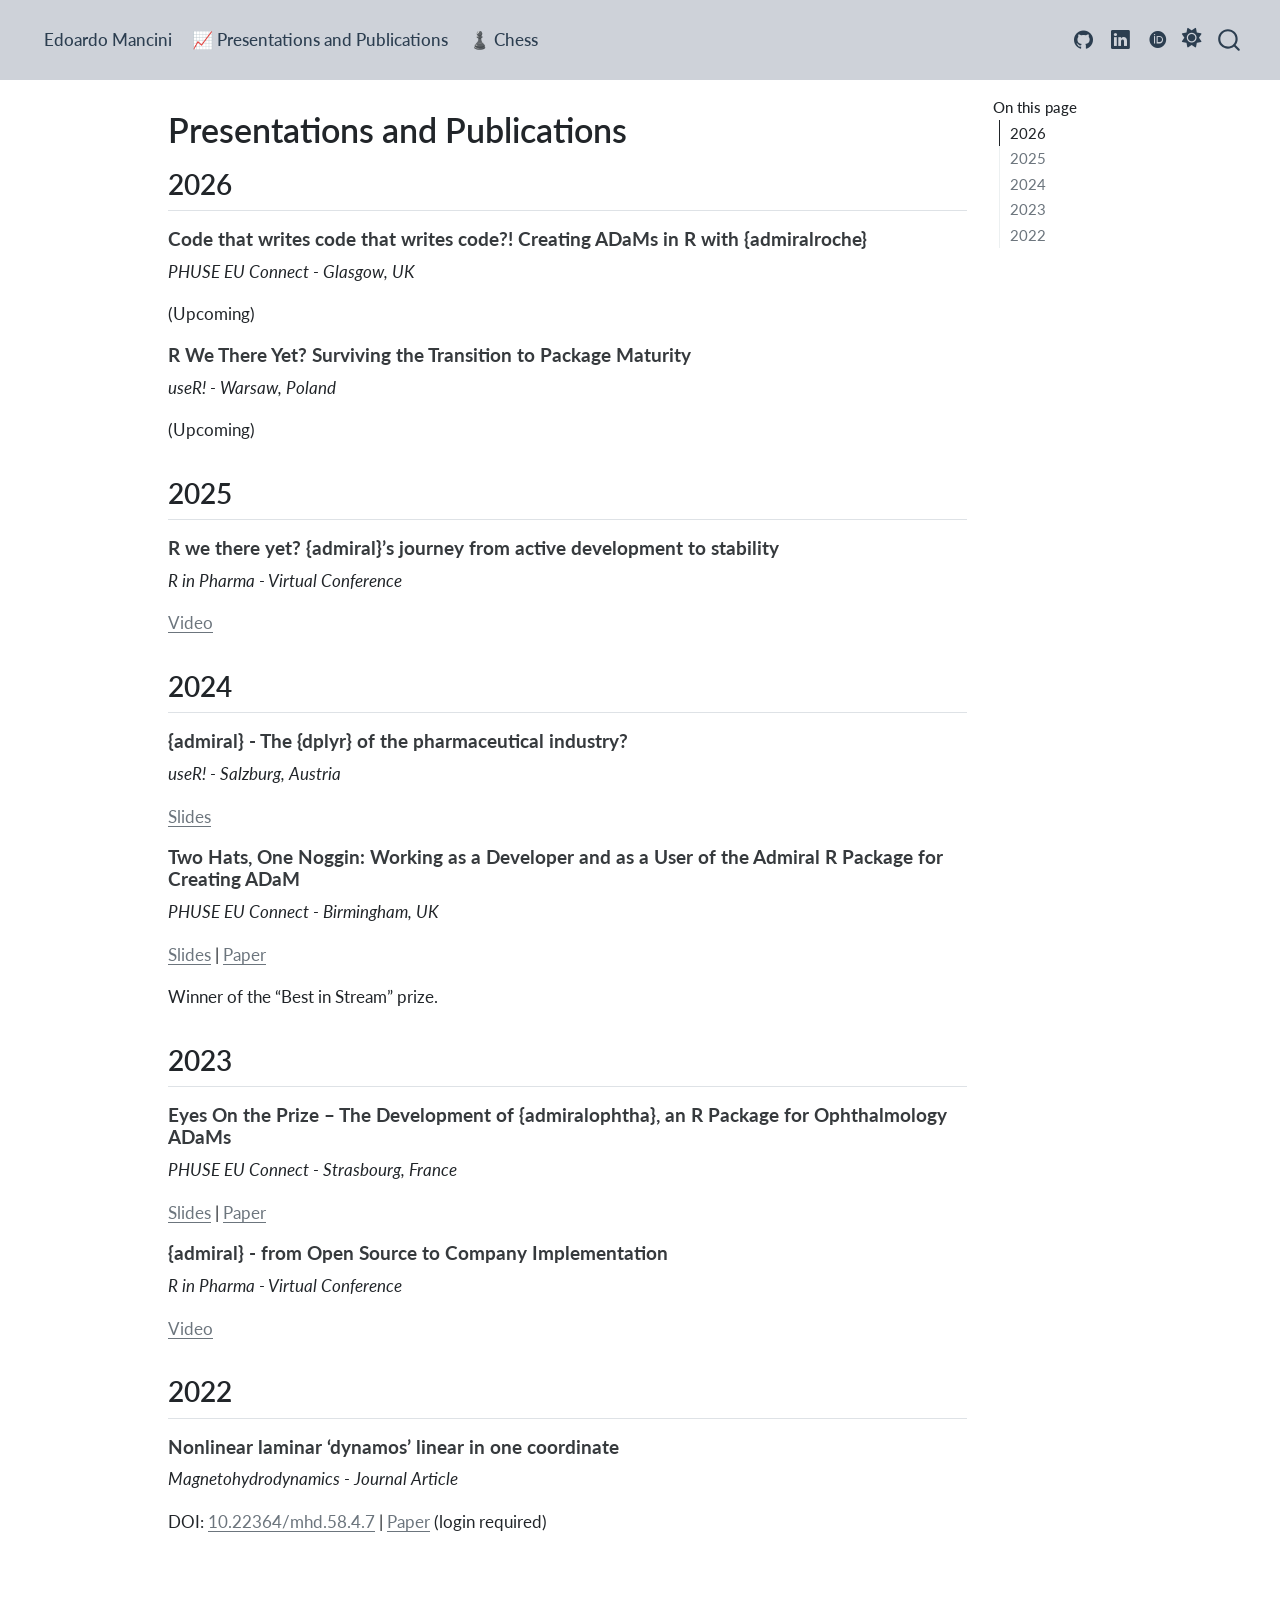
<file: docs/vignettes/presentations_publications.html>
<!DOCTYPE html>
<html xmlns="http://www.w3.org/1999/xhtml" lang="en" xml:lang="en"><head>

<meta charset="utf-8">
<meta name="generator" content="quarto-1.8.24">

<meta name="viewport" content="width=device-width, initial-scale=1.0, user-scalable=yes">


<title>Presentations and Publications – Edoardo Mancini</title>
<style>
code{white-space: pre-wrap;}
span.smallcaps{font-variant: small-caps;}
div.columns{display: flex; gap: min(4vw, 1.5em);}
div.column{flex: auto; overflow-x: auto;}
div.hanging-indent{margin-left: 1.5em; text-indent: -1.5em;}
ul.task-list{list-style: none;}
ul.task-list li input[type="checkbox"] {
  width: 0.8em;
  margin: 0 0.8em 0.2em -1em; /* quarto-specific, see https://github.com/quarto-dev/quarto-cli/issues/4556 */ 
  vertical-align: middle;
}
</style>


<script src="../site_libs/quarto-nav/quarto-nav.js"></script>
<script src="../site_libs/quarto-nav/headroom.min.js"></script>
<script src="../site_libs/clipboard/clipboard.min.js"></script>
<script src="../site_libs/quarto-search/autocomplete.umd.js"></script>
<script src="../site_libs/quarto-search/fuse.min.js"></script>
<script src="../site_libs/quarto-search/quarto-search.js"></script>
<meta name="quarto:offset" content="../">
<link href="../images/favicon.png" rel="icon" type="image/png">
<script src="../site_libs/quarto-html/quarto.js" type="module"></script>
<script src="../site_libs/quarto-html/tabsets/tabsets.js" type="module"></script>
<script src="../site_libs/quarto-html/axe/axe-check.js" type="module"></script>
<script src="../site_libs/quarto-html/popper.min.js"></script>
<script src="../site_libs/quarto-html/tippy.umd.min.js"></script>
<script src="../site_libs/quarto-html/anchor.min.js"></script>
<link href="../site_libs/quarto-html/tippy.css" rel="stylesheet">
<link href="../site_libs/quarto-html/quarto-syntax-highlighting-dc55a5b9e770e841cd82e46aadbfb9b0.css" rel="stylesheet" class="quarto-color-scheme" id="quarto-text-highlighting-styles">
<link href="../site_libs/quarto-html/quarto-syntax-highlighting-dark-b651517ce65839d647a86e2780455cfb.css" rel="stylesheet" class="quarto-color-scheme quarto-color-alternate" id="quarto-text-highlighting-styles">
<link href="../site_libs/quarto-html/quarto-syntax-highlighting-dc55a5b9e770e841cd82e46aadbfb9b0.css" rel="stylesheet" class="quarto-color-scheme-extra" id="quarto-text-highlighting-styles">
<script src="../site_libs/bootstrap/bootstrap.min.js"></script>
<link href="../site_libs/bootstrap/bootstrap-icons.css" rel="stylesheet">
<link href="../site_libs/bootstrap/bootstrap-ffa9a6279353761231ec249df0a7fdd3.min.css" rel="stylesheet" append-hash="true" class="quarto-color-scheme" id="quarto-bootstrap" data-mode="light">
<link href="../site_libs/bootstrap/bootstrap-dark-24772959a0e306aba8d7698078628ce7.min.css" rel="stylesheet" append-hash="true" class="quarto-color-scheme quarto-color-alternate" id="quarto-bootstrap" data-mode="dark">
<link href="../site_libs/bootstrap/bootstrap-ffa9a6279353761231ec249df0a7fdd3.min.css" rel="stylesheet" append-hash="true" class="quarto-color-scheme-extra" id="quarto-bootstrap" data-mode="light">
<script id="quarto-search-options" type="application/json">{
  "location": "navbar",
  "copy-button": false,
  "collapse-after": 3,
  "panel-placement": "end",
  "type": "overlay",
  "limit": 50,
  "keyboard-shortcut": [
    "f",
    "/",
    "s"
  ],
  "show-item-context": false,
  "language": {
    "search-no-results-text": "No results",
    "search-matching-documents-text": "matching documents",
    "search-copy-link-title": "Copy link to search",
    "search-hide-matches-text": "Hide additional matches",
    "search-more-match-text": "more match in this document",
    "search-more-matches-text": "more matches in this document",
    "search-clear-button-title": "Clear",
    "search-text-placeholder": "",
    "search-detached-cancel-button-title": "Cancel",
    "search-submit-button-title": "Submit",
    "search-label": "Search"
  }
}</script>
<link rel="stylesheet" href="https://cdnjs.cloudflare.com/ajax/libs/font-awesome/6.4.2/css/all.min.css">


<link rel="stylesheet" href="../css/style.css">
<meta property="og:title" content="Presentations and Publications – Edoardo Mancini">
<meta property="og:site_name" content="Edoardo Mancini">
<meta name="twitter:title" content="Presentations and Publications – Edoardo Mancini">
<meta name="twitter:card" content="summary">
</head>

<body class="nav-fixed quarto-light"><script id="quarto-html-before-body" type="application/javascript">
    const toggleBodyColorMode = (bsSheetEl) => {
      const mode = bsSheetEl.getAttribute("data-mode");
      const bodyEl = window.document.querySelector("body");
      if (mode === "dark") {
        bodyEl.classList.add("quarto-dark");
        bodyEl.classList.remove("quarto-light");
      } else {
        bodyEl.classList.add("quarto-light");
        bodyEl.classList.remove("quarto-dark");
      }
    }
    const toggleBodyColorPrimary = () => {
      const bsSheetEl = window.document.querySelector("link#quarto-bootstrap:not([rel=disabled-stylesheet])");
      if (bsSheetEl) {
        toggleBodyColorMode(bsSheetEl);
      }
    }
    const setColorSchemeToggle = (alternate) => {
      const toggles = window.document.querySelectorAll('.quarto-color-scheme-toggle');
      for (let i=0; i < toggles.length; i++) {
        const toggle = toggles[i];
        if (toggle) {
          if (alternate) {
            toggle.classList.add("alternate");
          } else {
            toggle.classList.remove("alternate");
          }
        }
      }
    };
    const toggleColorMode = (alternate) => {
      // Switch the stylesheets
      const primaryStylesheets = window.document.querySelectorAll('link.quarto-color-scheme:not(.quarto-color-alternate)');
      const alternateStylesheets = window.document.querySelectorAll('link.quarto-color-scheme.quarto-color-alternate');
      manageTransitions('#quarto-margin-sidebar .nav-link', false);
      if (alternate) {
        // note: dark is layered on light, we don't disable primary!
        enableStylesheet(alternateStylesheets);
        for (const sheetNode of alternateStylesheets) {
          if (sheetNode.id === "quarto-bootstrap") {
            toggleBodyColorMode(sheetNode);
          }
        }
      } else {
        disableStylesheet(alternateStylesheets);
        enableStylesheet(primaryStylesheets)
        toggleBodyColorPrimary();
      }
      manageTransitions('#quarto-margin-sidebar .nav-link', true);
      // Switch the toggles
      setColorSchemeToggle(alternate)
      // Hack to workaround the fact that safari doesn't
      // properly recolor the scrollbar when toggling (#1455)
      if (navigator.userAgent.indexOf('Safari') > 0 && navigator.userAgent.indexOf('Chrome') == -1) {
        manageTransitions("body", false);
        window.scrollTo(0, 1);
        setTimeout(() => {
          window.scrollTo(0, 0);
          manageTransitions("body", true);
        }, 40);
      }
    }
    const disableStylesheet = (stylesheets) => {
      for (let i=0; i < stylesheets.length; i++) {
        const stylesheet = stylesheets[i];
        stylesheet.rel = 'disabled-stylesheet';
      }
    }
    const enableStylesheet = (stylesheets) => {
      for (let i=0; i < stylesheets.length; i++) {
        const stylesheet = stylesheets[i];
        if(stylesheet.rel !== 'stylesheet') { // for Chrome, which will still FOUC without this check
          stylesheet.rel = 'stylesheet';
        }
      }
    }
    const manageTransitions = (selector, allowTransitions) => {
      const els = window.document.querySelectorAll(selector);
      for (let i=0; i < els.length; i++) {
        const el = els[i];
        if (allowTransitions) {
          el.classList.remove('notransition');
        } else {
          el.classList.add('notransition');
        }
      }
    }
    const isFileUrl = () => {
      return window.location.protocol === 'file:';
    }
    const hasAlternateSentinel = () => {
      let styleSentinel = getColorSchemeSentinel();
      if (styleSentinel !== null) {
        return styleSentinel === "alternate";
      } else {
        return false;
      }
    }
    const setStyleSentinel = (alternate) => {
      const value = alternate ? "alternate" : "default";
      if (!isFileUrl()) {
        window.localStorage.setItem("quarto-color-scheme", value);
      } else {
        localAlternateSentinel = value;
      }
    }
    const getColorSchemeSentinel = () => {
      if (!isFileUrl()) {
        const storageValue = window.localStorage.getItem("quarto-color-scheme");
        return storageValue != null ? storageValue : localAlternateSentinel;
      } else {
        return localAlternateSentinel;
      }
    }
    const toggleGiscusIfUsed = (isAlternate, darkModeDefault) => {
      const baseTheme = document.querySelector('#giscus-base-theme')?.value ?? 'light';
      const alternateTheme = document.querySelector('#giscus-alt-theme')?.value ?? 'dark';
      let newTheme = '';
      if(authorPrefersDark) {
        newTheme = isAlternate ? baseTheme : alternateTheme;
      } else {
        newTheme = isAlternate ? alternateTheme : baseTheme;
      }
      const changeGiscusTheme = () => {
        // From: https://github.com/giscus/giscus/issues/336
        const sendMessage = (message) => {
          const iframe = document.querySelector('iframe.giscus-frame');
          if (!iframe) return;
          iframe.contentWindow.postMessage({ giscus: message }, 'https://giscus.app');
        }
        sendMessage({
          setConfig: {
            theme: newTheme
          }
        });
      }
      const isGiscussLoaded = window.document.querySelector('iframe.giscus-frame') !== null;
      if (isGiscussLoaded) {
        changeGiscusTheme();
      }
    };
    const authorPrefersDark = false;
    const darkModeDefault = authorPrefersDark;
      document.querySelector('link#quarto-text-highlighting-styles.quarto-color-scheme-extra').rel = 'disabled-stylesheet';
      document.querySelector('link#quarto-bootstrap.quarto-color-scheme-extra').rel = 'disabled-stylesheet';
    let localAlternateSentinel = darkModeDefault ? 'alternate' : 'default';
    // Dark / light mode switch
    window.quartoToggleColorScheme = () => {
      // Read the current dark / light value
      let toAlternate = !hasAlternateSentinel();
      toggleColorMode(toAlternate);
      setStyleSentinel(toAlternate);
      toggleGiscusIfUsed(toAlternate, darkModeDefault);
      window.dispatchEvent(new Event('resize'));
    };
    // Switch to dark mode if need be
    if (hasAlternateSentinel()) {
      toggleColorMode(true);
    } else {
      toggleColorMode(false);
    }
  </script>

<div id="quarto-search-results"></div>
  <header id="quarto-header" class="headroom fixed-top">
    <nav class="navbar navbar-expand-lg " data-bs-theme="dark">
      <div class="navbar-container container-fluid">
      <div class="navbar-brand-container mx-auto">
    <a href="../index.html" class="navbar-brand navbar-brand-logo">
    </a>
  </div>
            <div id="quarto-search" class="" title="Search"></div>
          <button class="navbar-toggler" type="button" data-bs-toggle="collapse" data-bs-target="#navbarCollapse" aria-controls="navbarCollapse" role="menu" aria-expanded="false" aria-label="Toggle navigation" onclick="if (window.quartoToggleHeadroom) { window.quartoToggleHeadroom(); }">
  <span class="navbar-toggler-icon"></span>
</button>
          <div class="collapse navbar-collapse" id="navbarCollapse">
            <ul class="navbar-nav navbar-nav-scroll me-auto">
  <li class="nav-item">
    <a class="nav-link" href="../index.html"> 
<span class="menu-text">Edoardo Mancini</span></a>
  </li>  
  <li class="nav-item">
    <a class="nav-link active" href="../vignettes/presentations_publications.html" aria-current="page"> 
<span class="menu-text">📈️ Presentations and Publications</span></a>
  </li>  
  <li class="nav-item">
    <a class="nav-link" href="../vignettes/chess.html"> 
<span class="menu-text">♟️ Chess</span></a>
  </li>  
</ul>
            <ul class="navbar-nav navbar-nav-scroll ms-auto">
  <li class="nav-item compact">
    <a class="nav-link" href="https://github.com/manciniedoardo"> <i class="bi bi-github" role="img">
</i> 
<span class="menu-text"></span></a>
  </li>  
  <li class="nav-item compact">
    <a class="nav-link" href="https://www.linkedin.com/in/manciniedoardo/"> <i class="bi bi-linkedin" role="img">
</i> 
<span class="menu-text"></span></a>
  </li>  
  <li class="nav-item">
    <a class="nav-link" href="https://orcid.org/0009-0006-4899-8641"> 
<span class="menu-text"><i class="fa-brands fa-orcid"></i></span></a>
  </li>  
</ul>
          </div> <!-- /navcollapse -->
            <div class="quarto-navbar-tools">
  <a href="" class="quarto-color-scheme-toggle quarto-navigation-tool  px-1" onclick="window.quartoToggleColorScheme(); return false;" title="Toggle dark mode"><i class="bi"></i></a>
</div>
      </div> <!-- /container-fluid -->
    </nav>
</header>
<!-- content -->
<div id="quarto-content" class="quarto-container page-columns page-rows-contents page-layout-article page-navbar">
<!-- sidebar -->
<!-- margin-sidebar -->
    <div id="quarto-margin-sidebar" class="sidebar margin-sidebar">
        <nav id="TOC" role="doc-toc" class="toc-active">
    <h2 id="toc-title">On this page</h2>
   
  <ul>
  <li><a href="#section" id="toc-section" class="nav-link active" data-scroll-target="#section">2026</a></li>
  <li><a href="#section-1" id="toc-section-1" class="nav-link" data-scroll-target="#section-1">2025</a></li>
  <li><a href="#section-2" id="toc-section-2" class="nav-link" data-scroll-target="#section-2">2024</a></li>
  <li><a href="#section-3" id="toc-section-3" class="nav-link" data-scroll-target="#section-3">2023</a></li>
  <li><a href="#section-4" id="toc-section-4" class="nav-link" data-scroll-target="#section-4">2022</a></li>
  </ul>
</nav>
    </div>
<!-- main -->
<main class="content" id="quarto-document-content">


<header id="title-block-header" class="quarto-title-block default">
<div class="quarto-title">
<h1 class="title">Presentations and Publications</h1>
</div>



<div class="quarto-title-meta">

    
  
    
  </div>
  


</header>


<section id="section" class="level2">
<h2 class="anchored" data-anchor-id="section">2026</h2>
<section id="code-that-writes-code-that-writes-code-creating-adams-in-r-with-admiralroche" class="level5">
<h5 class="anchored" data-anchor-id="code-that-writes-code-that-writes-code-creating-adams-in-r-with-admiralroche"><strong>Code that writes code that writes code?! Creating ADaMs in R with {admiralroche}</strong></h5>
<p><em>PHUSE EU Connect - Glasgow, UK</em></p>
<p>(Upcoming)</p>
</section>
<section id="r-we-there-yet-surviving-the-transition-to-package-maturity" class="level5">
<h5 class="anchored" data-anchor-id="r-we-there-yet-surviving-the-transition-to-package-maturity"><strong>R We There Yet? Surviving the Transition to Package Maturity</strong></h5>
<p><em>useR! - Warsaw, Poland</em></p>
<p>(Upcoming)</p>
</section>
</section>
<section id="section-1" class="level2">
<h2 class="anchored" data-anchor-id="section-1">2025</h2>
<section id="r-we-there-yet-admirals-journey-from-active-development-to-stability" class="level5">
<h5 class="anchored" data-anchor-id="r-we-there-yet-admirals-journey-from-active-development-to-stability"><strong>R we there yet? {admiral}’s journey from active development to stability</strong></h5>
<p><em>R in Pharma - Virtual Conference</em></p>
<p><a href="https://www.youtube.com/watch?v=4mFZFG1Ik4Q">Video</a></p>
</section>
</section>
<section id="section-2" class="level2">
<h2 class="anchored" data-anchor-id="section-2">2024</h2>
<section id="admiral---the-dplyr-of-the-pharmaceutical-industry" class="level5">
<h5 class="anchored" data-anchor-id="admiral---the-dplyr-of-the-pharmaceutical-industry"><strong>{admiral} - The {dplyr} of the pharmaceutical industry?</strong></h5>
<p><em>useR! - Salzburg, Austria </em></p>
<p><a href="https://stefanthoma.github.io/useR_2024_admiral/#/title-slide">Slides</a></p>
</section>
<section id="two-hats-one-noggin-working-as-a-developer-and-as-a-user-of-the-admiral-r-package-for-creating-adam" class="level5">
<h5 class="anchored" data-anchor-id="two-hats-one-noggin-working-as-a-developer-and-as-a-user-of-the-admiral-r-package-for-creating-adam"><strong>Two Hats, One Noggin: Working as a Developer and as a User of the Admiral R Package for Creating ADaM</strong></h5>
<p><em>PHUSE EU Connect - Birmingham, UK</em></p>
<p><a href="https://phuse.s3.eu-central-1.amazonaws.com/Archive/2023/Connect/EU/Birmingham/PRE_TT03.pdf">Slides</a> | <a href="https://phuse.s3.eu-central-1.amazonaws.com/Archive/2023/Connect/EU/Birmingham/PAP_TT03.pdf">Paper</a></p>
<p>Winner of the “Best in Stream” prize.</p>
</section>
</section>
<section id="section-3" class="level2">
<h2 class="anchored" data-anchor-id="section-3">2023</h2>
<section id="eyes-on-the-prize-the-development-of-admiralophtha-an-r-package-for-ophthalmology-adams" class="level5">
<h5 class="anchored" data-anchor-id="eyes-on-the-prize-the-development-of-admiralophtha-an-r-package-for-ophthalmology-adams"><strong>Eyes On the Prize – The Development of {admiralophtha}, an R Package for Ophthalmology ADaMs</strong></h5>
<p><em>PHUSE EU Connect - Strasbourg, France</em></p>
<p><a href="https://phuse.s3.eu-central-1.amazonaws.com/Archive/2024/Connect/EU/Strasbourg/PRE_OS07.pdf">Slides</a> | <a href="https://phuse.s3.eu-central-1.amazonaws.com/Archive/2024/Connect/EU/Strasbourg/PAP_OS07.pdf">Paper</a></p>
</section>
<section id="admiral---from-open-source-to-company-implementation" class="level5">
<h5 class="anchored" data-anchor-id="admiral---from-open-source-to-company-implementation"><strong>{admiral} - from Open Source to Company Implementation</strong></h5>
<p><em>R in Pharma - Virtual Conference</em></p>
<p><a href="https://www.youtube.com/watch?v=ZbV3E0_xrrI">Video</a></p>
</section>
</section>
<section id="section-4" class="level2">
<h2 class="anchored" data-anchor-id="section-4">2022</h2>
<section id="nonlinear-laminar-dynamos-linear-in-one-coordinate" class="level5">
<h5 class="anchored" data-anchor-id="nonlinear-laminar-dynamos-linear-in-one-coordinate"><strong>Nonlinear laminar ‘dynamos’ linear in one coordinate</strong></h5>
<p><em>Magnetohydrodynamics - Journal Article</em></p>
<p>DOI: <a href="https://www.researchgate.net/publication/382451853_Nonlinear_laminar_dynamos'_linear_in_one_coordinate">10.22364/mhd.58.4.7</a> | <a href="https://www.mhd.sal.lv/Download/download-opac_V61N1.php?ed=rn&amp;vol=58&amp;nr=4&amp;an=7&amp;p1=435&amp;p2=435">Paper</a> (login required)</p>


</section>
</section>

</main> <!-- /main -->
<script id="quarto-html-after-body" type="application/javascript">
  window.document.addEventListener("DOMContentLoaded", function (event) {
    // Ensure there is a toggle, if there isn't float one in the top right
    if (window.document.querySelector('.quarto-color-scheme-toggle') === null) {
      const a = window.document.createElement('a');
      a.classList.add('top-right');
      a.classList.add('quarto-color-scheme-toggle');
      a.href = "";
      a.onclick = function() { try { window.quartoToggleColorScheme(); } catch {} return false; };
      const i = window.document.createElement("i");
      i.classList.add('bi');
      a.appendChild(i);
      window.document.body.appendChild(a);
    }
    setColorSchemeToggle(hasAlternateSentinel())
    const icon = "";
    const anchorJS = new window.AnchorJS();
    anchorJS.options = {
      placement: 'right',
      icon: icon
    };
    anchorJS.add('.anchored');
    const isCodeAnnotation = (el) => {
      for (const clz of el.classList) {
        if (clz.startsWith('code-annotation-')) {                     
          return true;
        }
      }
      return false;
    }
    const onCopySuccess = function(e) {
      // button target
      const button = e.trigger;
      // don't keep focus
      button.blur();
      // flash "checked"
      button.classList.add('code-copy-button-checked');
      var currentTitle = button.getAttribute("title");
      button.setAttribute("title", "Copied!");
      let tooltip;
      if (window.bootstrap) {
        button.setAttribute("data-bs-toggle", "tooltip");
        button.setAttribute("data-bs-placement", "left");
        button.setAttribute("data-bs-title", "Copied!");
        tooltip = new bootstrap.Tooltip(button, 
          { trigger: "manual", 
            customClass: "code-copy-button-tooltip",
            offset: [0, -8]});
        tooltip.show();    
      }
      setTimeout(function() {
        if (tooltip) {
          tooltip.hide();
          button.removeAttribute("data-bs-title");
          button.removeAttribute("data-bs-toggle");
          button.removeAttribute("data-bs-placement");
        }
        button.setAttribute("title", currentTitle);
        button.classList.remove('code-copy-button-checked');
      }, 1000);
      // clear code selection
      e.clearSelection();
    }
    const getTextToCopy = function(trigger) {
      const outerScaffold = trigger.parentElement.cloneNode(true);
      const codeEl = outerScaffold.querySelector('code');
      for (const childEl of codeEl.children) {
        if (isCodeAnnotation(childEl)) {
          childEl.remove();
        }
      }
      return codeEl.innerText;
    }
    const clipboard = new window.ClipboardJS('.code-copy-button:not([data-in-quarto-modal])', {
      text: getTextToCopy
    });
    clipboard.on('success', onCopySuccess);
    if (window.document.getElementById('quarto-embedded-source-code-modal')) {
      const clipboardModal = new window.ClipboardJS('.code-copy-button[data-in-quarto-modal]', {
        text: getTextToCopy,
        container: window.document.getElementById('quarto-embedded-source-code-modal')
      });
      clipboardModal.on('success', onCopySuccess);
    }
      var localhostRegex = new RegExp(/^(?:http|https):\/\/localhost\:?[0-9]*\//);
      var mailtoRegex = new RegExp(/^mailto:/);
        var filterRegex = new RegExp("https:\/\/manciniedoardo\.github\.io");
      var isInternal = (href) => {
          return filterRegex.test(href) || localhostRegex.test(href) || mailtoRegex.test(href);
      }
      // Inspect non-navigation links and adorn them if external
     var links = window.document.querySelectorAll('a[href]:not(.nav-link):not(.navbar-brand):not(.toc-action):not(.sidebar-link):not(.sidebar-item-toggle):not(.pagination-link):not(.no-external):not([aria-hidden]):not(.dropdown-item):not(.quarto-navigation-tool):not(.about-link)');
      for (var i=0; i<links.length; i++) {
        const link = links[i];
        if (!isInternal(link.href)) {
          // undo the damage that might have been done by quarto-nav.js in the case of
          // links that we want to consider external
          if (link.dataset.originalHref !== undefined) {
            link.href = link.dataset.originalHref;
          }
        }
      }
    function tippyHover(el, contentFn, onTriggerFn, onUntriggerFn) {
      const config = {
        allowHTML: true,
        maxWidth: 500,
        delay: 100,
        arrow: false,
        appendTo: function(el) {
            return el.parentElement;
        },
        interactive: true,
        interactiveBorder: 10,
        theme: 'quarto',
        placement: 'bottom-start',
      };
      if (contentFn) {
        config.content = contentFn;
      }
      if (onTriggerFn) {
        config.onTrigger = onTriggerFn;
      }
      if (onUntriggerFn) {
        config.onUntrigger = onUntriggerFn;
      }
      window.tippy(el, config); 
    }
    const noterefs = window.document.querySelectorAll('a[role="doc-noteref"]');
    for (var i=0; i<noterefs.length; i++) {
      const ref = noterefs[i];
      tippyHover(ref, function() {
        // use id or data attribute instead here
        let href = ref.getAttribute('data-footnote-href') || ref.getAttribute('href');
        try { href = new URL(href).hash; } catch {}
        const id = href.replace(/^#\/?/, "");
        const note = window.document.getElementById(id);
        if (note) {
          return note.innerHTML;
        } else {
          return "";
        }
      });
    }
    const xrefs = window.document.querySelectorAll('a.quarto-xref');
    const processXRef = (id, note) => {
      // Strip column container classes
      const stripColumnClz = (el) => {
        el.classList.remove("page-full", "page-columns");
        if (el.children) {
          for (const child of el.children) {
            stripColumnClz(child);
          }
        }
      }
      stripColumnClz(note)
      if (id === null || id.startsWith('sec-')) {
        // Special case sections, only their first couple elements
        const container = document.createElement("div");
        if (note.children && note.children.length > 2) {
          container.appendChild(note.children[0].cloneNode(true));
          for (let i = 1; i < note.children.length; i++) {
            const child = note.children[i];
            if (child.tagName === "P" && child.innerText === "") {
              continue;
            } else {
              container.appendChild(child.cloneNode(true));
              break;
            }
          }
          if (window.Quarto?.typesetMath) {
            window.Quarto.typesetMath(container);
          }
          return container.innerHTML
        } else {
          if (window.Quarto?.typesetMath) {
            window.Quarto.typesetMath(note);
          }
          return note.innerHTML;
        }
      } else {
        // Remove any anchor links if they are present
        const anchorLink = note.querySelector('a.anchorjs-link');
        if (anchorLink) {
          anchorLink.remove();
        }
        if (window.Quarto?.typesetMath) {
          window.Quarto.typesetMath(note);
        }
        if (note.classList.contains("callout")) {
          return note.outerHTML;
        } else {
          return note.innerHTML;
        }
      }
    }
    for (var i=0; i<xrefs.length; i++) {
      const xref = xrefs[i];
      tippyHover(xref, undefined, function(instance) {
        instance.disable();
        let url = xref.getAttribute('href');
        let hash = undefined; 
        if (url.startsWith('#')) {
          hash = url;
        } else {
          try { hash = new URL(url).hash; } catch {}
        }
        if (hash) {
          const id = hash.replace(/^#\/?/, "");
          const note = window.document.getElementById(id);
          if (note !== null) {
            try {
              const html = processXRef(id, note.cloneNode(true));
              instance.setContent(html);
            } finally {
              instance.enable();
              instance.show();
            }
          } else {
            // See if we can fetch this
            fetch(url.split('#')[0])
            .then(res => res.text())
            .then(html => {
              const parser = new DOMParser();
              const htmlDoc = parser.parseFromString(html, "text/html");
              const note = htmlDoc.getElementById(id);
              if (note !== null) {
                const html = processXRef(id, note);
                instance.setContent(html);
              } 
            }).finally(() => {
              instance.enable();
              instance.show();
            });
          }
        } else {
          // See if we can fetch a full url (with no hash to target)
          // This is a special case and we should probably do some content thinning / targeting
          fetch(url)
          .then(res => res.text())
          .then(html => {
            const parser = new DOMParser();
            const htmlDoc = parser.parseFromString(html, "text/html");
            const note = htmlDoc.querySelector('main.content');
            if (note !== null) {
              // This should only happen for chapter cross references
              // (since there is no id in the URL)
              // remove the first header
              if (note.children.length > 0 && note.children[0].tagName === "HEADER") {
                note.children[0].remove();
              }
              const html = processXRef(null, note);
              instance.setContent(html);
            } 
          }).finally(() => {
            instance.enable();
            instance.show();
          });
        }
      }, function(instance) {
      });
    }
        let selectedAnnoteEl;
        const selectorForAnnotation = ( cell, annotation) => {
          let cellAttr = 'data-code-cell="' + cell + '"';
          let lineAttr = 'data-code-annotation="' +  annotation + '"';
          const selector = 'span[' + cellAttr + '][' + lineAttr + ']';
          return selector;
        }
        const selectCodeLines = (annoteEl) => {
          const doc = window.document;
          const targetCell = annoteEl.getAttribute("data-target-cell");
          const targetAnnotation = annoteEl.getAttribute("data-target-annotation");
          const annoteSpan = window.document.querySelector(selectorForAnnotation(targetCell, targetAnnotation));
          const lines = annoteSpan.getAttribute("data-code-lines").split(",");
          const lineIds = lines.map((line) => {
            return targetCell + "-" + line;
          })
          let top = null;
          let height = null;
          let parent = null;
          if (lineIds.length > 0) {
              //compute the position of the single el (top and bottom and make a div)
              const el = window.document.getElementById(lineIds[0]);
              top = el.offsetTop;
              height = el.offsetHeight;
              parent = el.parentElement.parentElement;
            if (lineIds.length > 1) {
              const lastEl = window.document.getElementById(lineIds[lineIds.length - 1]);
              const bottom = lastEl.offsetTop + lastEl.offsetHeight;
              height = bottom - top;
            }
            if (top !== null && height !== null && parent !== null) {
              // cook up a div (if necessary) and position it 
              let div = window.document.getElementById("code-annotation-line-highlight");
              if (div === null) {
                div = window.document.createElement("div");
                div.setAttribute("id", "code-annotation-line-highlight");
                div.style.position = 'absolute';
                parent.appendChild(div);
              }
              div.style.top = top - 2 + "px";
              div.style.height = height + 4 + "px";
              div.style.left = 0;
              let gutterDiv = window.document.getElementById("code-annotation-line-highlight-gutter");
              if (gutterDiv === null) {
                gutterDiv = window.document.createElement("div");
                gutterDiv.setAttribute("id", "code-annotation-line-highlight-gutter");
                gutterDiv.style.position = 'absolute';
                const codeCell = window.document.getElementById(targetCell);
                const gutter = codeCell.querySelector('.code-annotation-gutter');
                gutter.appendChild(gutterDiv);
              }
              gutterDiv.style.top = top - 2 + "px";
              gutterDiv.style.height = height + 4 + "px";
            }
            selectedAnnoteEl = annoteEl;
          }
        };
        const unselectCodeLines = () => {
          const elementsIds = ["code-annotation-line-highlight", "code-annotation-line-highlight-gutter"];
          elementsIds.forEach((elId) => {
            const div = window.document.getElementById(elId);
            if (div) {
              div.remove();
            }
          });
          selectedAnnoteEl = undefined;
        };
          // Handle positioning of the toggle
      window.addEventListener(
        "resize",
        throttle(() => {
          elRect = undefined;
          if (selectedAnnoteEl) {
            selectCodeLines(selectedAnnoteEl);
          }
        }, 10)
      );
      function throttle(fn, ms) {
      let throttle = false;
      let timer;
        return (...args) => {
          if(!throttle) { // first call gets through
              fn.apply(this, args);
              throttle = true;
          } else { // all the others get throttled
              if(timer) clearTimeout(timer); // cancel #2
              timer = setTimeout(() => {
                fn.apply(this, args);
                timer = throttle = false;
              }, ms);
          }
        };
      }
        // Attach click handler to the DT
        const annoteDls = window.document.querySelectorAll('dt[data-target-cell]');
        for (const annoteDlNode of annoteDls) {
          annoteDlNode.addEventListener('click', (event) => {
            const clickedEl = event.target;
            if (clickedEl !== selectedAnnoteEl) {
              unselectCodeLines();
              const activeEl = window.document.querySelector('dt[data-target-cell].code-annotation-active');
              if (activeEl) {
                activeEl.classList.remove('code-annotation-active');
              }
              selectCodeLines(clickedEl);
              clickedEl.classList.add('code-annotation-active');
            } else {
              // Unselect the line
              unselectCodeLines();
              clickedEl.classList.remove('code-annotation-active');
            }
          });
        }
    const findCites = (el) => {
      const parentEl = el.parentElement;
      if (parentEl) {
        const cites = parentEl.dataset.cites;
        if (cites) {
          return {
            el,
            cites: cites.split(' ')
          };
        } else {
          return findCites(el.parentElement)
        }
      } else {
        return undefined;
      }
    };
    var bibliorefs = window.document.querySelectorAll('a[role="doc-biblioref"]');
    for (var i=0; i<bibliorefs.length; i++) {
      const ref = bibliorefs[i];
      const citeInfo = findCites(ref);
      if (citeInfo) {
        tippyHover(citeInfo.el, function() {
          var popup = window.document.createElement('div');
          citeInfo.cites.forEach(function(cite) {
            var citeDiv = window.document.createElement('div');
            citeDiv.classList.add('hanging-indent');
            citeDiv.classList.add('csl-entry');
            var biblioDiv = window.document.getElementById('ref-' + cite);
            if (biblioDiv) {
              citeDiv.innerHTML = biblioDiv.innerHTML;
            }
            popup.appendChild(citeDiv);
          });
          return popup.innerHTML;
        });
      }
    }
  });
  </script>
</div> <!-- /content -->




</body></html>
</file>
<file: docs/site_libs/quarto-html/tippy.css>
.tippy-box[data-animation=fade][data-state=hidden]{opacity:0}[data-tippy-root]{max-width:calc(100vw - 10px)}.tippy-box{position:relative;background-color:#333;color:#fff;border-radius:4px;font-size:14px;line-height:1.4;white-space:normal;outline:0;transition-property:transform,visibility,opacity}.tippy-box[data-placement^=top]>.tippy-arrow{bottom:0}.tippy-box[data-placement^=top]>.tippy-arrow:before{bottom:-7px;left:0;border-width:8px 8px 0;border-top-color:initial;transform-origin:center top}.tippy-box[data-placement^=bottom]>.tippy-arrow{top:0}.tippy-box[data-placement^=bottom]>.tippy-arrow:before{top:-7px;left:0;border-width:0 8px 8px;border-bottom-color:initial;transform-origin:center bottom}.tippy-box[data-placement^=left]>.tippy-arrow{right:0}.tippy-box[data-placement^=left]>.tippy-arrow:before{border-width:8px 0 8px 8px;border-left-color:initial;right:-7px;transform-origin:center left}.tippy-box[data-placement^=right]>.tippy-arrow{left:0}.tippy-box[data-placement^=right]>.tippy-arrow:before{left:-7px;border-width:8px 8px 8px 0;border-right-color:initial;transform-origin:center right}.tippy-box[data-inertia][data-state=visible]{transition-timing-function:cubic-bezier(.54,1.5,.38,1.11)}.tippy-arrow{width:16px;height:16px;color:#333}.tippy-arrow:before{content:"";position:absolute;border-color:transparent;border-style:solid}.tippy-content{position:relative;padding:5px 9px;z-index:1}
</file>
<file: docs/site_libs/quarto-html/quarto-syntax-highlighting-dc55a5b9e770e841cd82e46aadbfb9b0.css>
/* quarto syntax highlight colors */
:root {
  --quarto-hl-ot-color: #003B4F;
  --quarto-hl-at-color: #657422;
  --quarto-hl-ss-color: #20794D;
  --quarto-hl-an-color: #5E5E5E;
  --quarto-hl-fu-color: #4758AB;
  --quarto-hl-st-color: #20794D;
  --quarto-hl-cf-color: #003B4F;
  --quarto-hl-op-color: #5E5E5E;
  --quarto-hl-er-color: #AD0000;
  --quarto-hl-bn-color: #AD0000;
  --quarto-hl-al-color: #AD0000;
  --quarto-hl-va-color: #111111;
  --quarto-hl-bu-color: inherit;
  --quarto-hl-ex-color: inherit;
  --quarto-hl-pp-color: #AD0000;
  --quarto-hl-in-color: #5E5E5E;
  --quarto-hl-vs-color: #20794D;
  --quarto-hl-wa-color: #5E5E5E;
  --quarto-hl-do-color: #5E5E5E;
  --quarto-hl-im-color: #00769E;
  --quarto-hl-ch-color: #20794D;
  --quarto-hl-dt-color: #AD0000;
  --quarto-hl-fl-color: #AD0000;
  --quarto-hl-co-color: #5E5E5E;
  --quarto-hl-cv-color: #5E5E5E;
  --quarto-hl-cn-color: #8f5902;
  --quarto-hl-sc-color: #5E5E5E;
  --quarto-hl-dv-color: #AD0000;
  --quarto-hl-kw-color: #003B4F;
}

/* other quarto variables */
:root {
  --quarto-font-monospace: SFMono-Regular, Menlo, Monaco, Consolas, "Liberation Mono", "Courier New", monospace;
}

/* syntax highlight based on Pandoc's rules */
pre > code.sourceCode > span {
  color: #003B4F;
}

code.sourceCode > span {
  color: #003B4F;
}

div.sourceCode,
div.sourceCode pre.sourceCode {
  color: #003B4F;
}

/* Normal */
code span {
  color: #003B4F;
}

/* Alert */
code span.al {
  color: #AD0000;
  font-style: inherit;
}

/* Annotation */
code span.an {
  color: #5E5E5E;
  font-style: inherit;
}

/* Attribute */
code span.at {
  color: #657422;
  font-style: inherit;
}

/* BaseN */
code span.bn {
  color: #AD0000;
  font-style: inherit;
}

/* BuiltIn */
code span.bu {
  font-style: inherit;
}

/* ControlFlow */
code span.cf {
  color: #003B4F;
  font-weight: bold;
  font-style: inherit;
}

/* Char */
code span.ch {
  color: #20794D;
  font-style: inherit;
}

/* Constant */
code span.cn {
  color: #8f5902;
  font-style: inherit;
}

/* Comment */
code span.co {
  color: #5E5E5E;
  font-style: inherit;
}

/* CommentVar */
code span.cv {
  color: #5E5E5E;
  font-style: italic;
}

/* Documentation */
code span.do {
  color: #5E5E5E;
  font-style: italic;
}

/* DataType */
code span.dt {
  color: #AD0000;
  font-style: inherit;
}

/* DecVal */
code span.dv {
  color: #AD0000;
  font-style: inherit;
}

/* Error */
code span.er {
  color: #AD0000;
  font-style: inherit;
}

/* Extension */
code span.ex {
  font-style: inherit;
}

/* Float */
code span.fl {
  color: #AD0000;
  font-style: inherit;
}

/* Function */
code span.fu {
  color: #4758AB;
  font-style: inherit;
}

/* Import */
code span.im {
  color: #00769E;
  font-style: inherit;
}

/* Information */
code span.in {
  color: #5E5E5E;
  font-style: inherit;
}

/* Keyword */
code span.kw {
  color: #003B4F;
  font-weight: bold;
  font-style: inherit;
}

/* Operator */
code span.op {
  color: #5E5E5E;
  font-style: inherit;
}

/* Other */
code span.ot {
  color: #003B4F;
  font-style: inherit;
}

/* Preprocessor */
code span.pp {
  color: #AD0000;
  font-style: inherit;
}

/* SpecialChar */
code span.sc {
  color: #5E5E5E;
  font-style: inherit;
}

/* SpecialString */
code span.ss {
  color: #20794D;
  font-style: inherit;
}

/* String */
code span.st {
  color: #20794D;
  font-style: inherit;
}

/* Variable */
code span.va {
  color: #111111;
  font-style: inherit;
}

/* VerbatimString */
code span.vs {
  color: #20794D;
  font-style: inherit;
}

/* Warning */
code span.wa {
  color: #5E5E5E;
  font-style: italic;
}

.prevent-inlining {
  content: "</";
}

/*# sourceMappingURL=21f0b8dca5c347bd0a806dc2ce2adfe3.css.map */
</file>
<file: docs/site_libs/quarto-html/quarto-syntax-highlighting-dark-b651517ce65839d647a86e2780455cfb.css>
/* quarto syntax highlight colors */
:root {
  --quarto-hl-al-color: #f07178;
  --quarto-hl-an-color: #d4d0ab;
  --quarto-hl-at-color: #00e0e0;
  --quarto-hl-bn-color: #d4d0ab;
  --quarto-hl-bu-color: #abe338;
  --quarto-hl-ch-color: #abe338;
  --quarto-hl-co-color: #f8f8f2;
  --quarto-hl-cv-color: #ffd700;
  --quarto-hl-cn-color: #ffd700;
  --quarto-hl-cf-color: #ffa07a;
  --quarto-hl-dt-color: #ffa07a;
  --quarto-hl-dv-color: #d4d0ab;
  --quarto-hl-do-color: #f8f8f2;
  --quarto-hl-er-color: #f07178;
  --quarto-hl-ex-color: #00e0e0;
  --quarto-hl-fl-color: #d4d0ab;
  --quarto-hl-fu-color: #ffa07a;
  --quarto-hl-im-color: #abe338;
  --quarto-hl-in-color: #d4d0ab;
  --quarto-hl-kw-color: #ffa07a;
  --quarto-hl-op-color: #ffa07a;
  --quarto-hl-ot-color: #00e0e0;
  --quarto-hl-pp-color: #dcc6e0;
  --quarto-hl-re-color: #00e0e0;
  --quarto-hl-sc-color: #abe338;
  --quarto-hl-ss-color: #abe338;
  --quarto-hl-st-color: #abe338;
  --quarto-hl-va-color: #00e0e0;
  --quarto-hl-vs-color: #abe338;
  --quarto-hl-wa-color: #dcc6e0;
}

/* other quarto variables */
:root {
  --quarto-font-monospace: SFMono-Regular, Menlo, Monaco, Consolas, "Liberation Mono", "Courier New", monospace;
}

/* syntax highlight based on Pandoc's rules */
pre > code.sourceCode > span {
  color: #f8f8f2;
}

code.sourceCode > span {
  color: #f8f8f2;
}

div.sourceCode,
div.sourceCode pre.sourceCode {
  color: #f8f8f2;
}

/* Normal */
code span {
  color: #f8f8f2;
}

/* Alert */
code span.al {
  color: #f07178;
}

/* Annotation */
code span.an {
  color: #d4d0ab;
}

/* Attribute */
code span.at {
  color: #00e0e0;
}

/* BaseN */
code span.bn {
  color: #d4d0ab;
}

/* BuiltIn */
code span.bu {
  color: #abe338;
}

/* ControlFlow */
code span.cf {
  font-weight: bold;
  color: #ffa07a;
}

/* Char */
code span.ch {
  color: #abe338;
}

/* Constant */
code span.cn {
  color: #ffd700;
}

/* Comment */
code span.co {
  font-style: italic;
  color: #f8f8f2;
}

/* CommentVar */
code span.cv {
  color: #ffd700;
}

/* Documentation */
code span.do {
  color: #f8f8f2;
}

/* DataType */
code span.dt {
  color: #ffa07a;
}

/* DecVal */
code span.dv {
  color: #d4d0ab;
}

/* Error */
code span.er {
  color: #f07178;
  text-decoration: underline;
}

/* Extension */
code span.ex {
  font-weight: bold;
  color: #00e0e0;
}

/* Float */
code span.fl {
  color: #d4d0ab;
}

/* Function */
code span.fu {
  color: #ffa07a;
}

/* Import */
code span.im {
  color: #abe338;
}

/* Information */
code span.in {
  color: #d4d0ab;
}

/* Keyword */
code span.kw {
  font-weight: bold;
  color: #ffa07a;
}

/* Operator */
code span.op {
  color: #ffa07a;
}

/* Other */
code span.ot {
  color: #00e0e0;
}

/* Preprocessor */
code span.pp {
  color: #dcc6e0;
}

/* RegionMarker */
code span.re {
  background-color: #f8f8f2;
  color: #00e0e0;
}

/* SpecialChar */
code span.sc {
  color: #abe338;
}

/* SpecialString */
code span.ss {
  color: #abe338;
}

/* String */
code span.st {
  color: #abe338;
}

/* Variable */
code span.va {
  color: #00e0e0;
}

/* VerbatimString */
code span.vs {
  color: #abe338;
}

/* Warning */
code span.wa {
  color: #dcc6e0;
}

.prevent-inlining {
  content: "</";
}

/*# sourceMappingURL=7d52425e2e4906fd318f8314235819b3.css.map */
</file>
<file: docs/css/style.css>
/* =========================================
   LIGHT MODE (Default) BUTTON COLORS
   ========================================= */
.btn-custom {
  color: #212529;         /* Text and border color */
  border-color: #212529; 
  background-color: transparent;
}

/* Light mode hover effect */
.btn-custom:hover {
  color: #ffffff;         /* Text turns white (light) */
  background-color: #212529; /* Background fills dark */
  border-color: #212529;
}

/* =========================================
   DARK MODE BUTTON COLORS
   ========================================= */
body.quarto-dark .btn-custom {
  color: #dee2e6 !important;         /* Dark mode text/border color */
  border-color: #dee2e6 !important;
}

/* Dark mode hover effect */
body.quarto-dark .btn-custom:hover {
  color: #212529 !important;         /* Text turns dark */
  background-color: #dee2e6 !important; /* Background fills light */
  border-color: #dee2e6 !important;
}

/* =========================================
   LIGHT MODE (Default) NAVBAR
   ========================================= */
.navbar {
  font-weight: 500;
  background-color: #ced2d9 !important; 
  border-bottom: 1px solid #ced2d9 !important;
  
  /* Overwrite Bootstrap's hidden white default colors */
  --bs-navbar-color: #2c3e50 !important;
  --bs-navbar-hover-color: #ffffff !important; /* Hover turns bright/light */
}

/* Force all links and icons (including search & lightswitch) to inherit the dark color */
.navbar .nav-link,
.navbar .navbar-brand,
.navbar i, 
.navbar svg {
  color: var(--bs-navbar-color) !important;
  fill: var(--bs-navbar-color) !important;
}

/* Hover states for all links, search, and the toggle */
.navbar .nav-link:hover,
.navbar .navbar-brand:hover,
.navbar a:hover i,
.navbar a:hover svg,
.navbar .quarto-color-scheme-toggle:hover i,
.navbar .quarto-color-scheme-toggle:hover svg,
.navbar #quarto-search:hover i,
.navbar #quarto-search:hover svg {
  color: var(--bs-navbar-hover-color) !important;
  fill: var(--bs-navbar-hover-color) !important;
}

/* =========================================
   DARK MODE NAVBAR
   ========================================= */
body.quarto-dark .navbar {
  background-color: #121212 !important; 
  border-bottom: 1px solid #333333 !important;
  
  /* Switch variables to light text for dark mode */
  --bs-navbar-color: #e0e0e0 !important;
  --bs-navbar-hover-color: #6c757d !important; /* Hover turns dark grey */
}

/* =========================================
   HIJACK QUARTO TOGGLE (NO OVERLAYS)
   ========================================= */

/* 1. Hide Quarto's default icons completely (both light and dark mode) */
.navbar .quarto-color-scheme-toggle * {
  display: none !important;
}

/* 2. Light Mode: Attach Font Awesome Sun directly to the button */
.navbar .quarto-color-scheme-toggle::before {
  content: "\f185" !important; /* Font Awesome Sun */
  font-family: "Font Awesome 6 Free" !important;
  font-weight: 900 !important; 
  color: var(--bs-navbar-color) !important;
  display: inline-block !important;
  font-size: 1.15rem; /* Matches the size of other navbar icons */
  
  /* FIX: Use transform for vertical centering without sagging */
  transform: translateY(-0.1rem); 
}

/* 3. Dark Mode: Swap to Font Awesome Moon */
body.quarto-dark .navbar .quarto-color-scheme-toggle::before {
  content: "\f186" !important; /* Font Awesome Moon */
  color: var(--bs-navbar-color) !important; 
}

/* 4. Hover Effect for both modes */
.navbar .quarto-color-scheme-toggle:hover::before {
  color: var(--bs-navbar-hover-color) !important;
}

/* =========================================
   GENERAL HYPERLINKS (BASE GREY + INVERSION)
   ========================================= */

/* 1. Light Mode (Default) Links */
a:not(.btn):not(.nav-link):not(.navbar-brand):not(.quarto-color-scheme-toggle) {
  color: #6c757d !important; /* Base medium grey */
  transition: color 0.2s ease-in-out; /* Adds a smooth fade effect */
}

/* Light Mode Hover (Inverts to dark) */
a:not(.btn):not(.nav-link):not(.navbar-brand):not(.quarto-color-scheme-toggle):hover {
  color: #212529 !important; /* Turns nearly black */
}

/* 2. Dark Mode Links */
body.quarto-dark a:not(.btn):not(.nav-link):not(.navbar-brand):not(.quarto-color-scheme-toggle) {
  color: #adb5bd !important; /* Base light-medium grey for dark mode visibility */
}

/* Dark Mode Hover (Inverts to bright white) */
body.quarto-dark a:not(.btn):not(.nav-link):not(.navbar-brand):not(.quarto-color-scheme-toggle):hover {
  color: #ffffff !important; /* Turns stark white */
}

/* 3. Text Selection (Click and drag highlight) */
::selection {
  background-color: #d3d3d3 !important; 
  color: #212529 !important;            
}

body.quarto-dark ::selection {
  background-color: #555555 !important; 
  color: #f8f9fa !important;            
}

/* =========================================
   TABLE OF CONTENTS (TOC)
   ========================================= */

/* 1. Light Mode (Default) */
/* Base inactive links */
#TOC a,
.toc-actions a {
  color: #6c757d !important; 
  transition: color 0.2s ease-in-out;
}

/* Hovering over inactive links */
#TOC a:hover,
.toc-actions a:hover {
  color: #212529 !important;
}

/* The ACTIVE link and the vertical tracking line */
#TOC a.active,
#TOC .nav-link.active {
  color: #212529 !important; 
  border-left-color: #212529 !important; /* Kills the teal vertical line */
}


/* 2. Dark Mode */
/* Base inactive links */
body.quarto-dark #TOC a,
body.quarto-dark .toc-actions a {
  color: #adb5bd !important;
}

/* Hovering over inactive links */
body.quarto-dark #TOC a:hover,
body.quarto-dark .toc-actions a:hover {
  color: #ffffff !important;
}

/* The ACTIVE link and the vertical tracking line */
body.quarto-dark #TOC a.active,
body.quarto-dark #TOC .nav-link.active {
  color: #ffffff !important;
  border-left-color: #ffffff !important; /* Kills the dark mode teal line */
}
</file>
